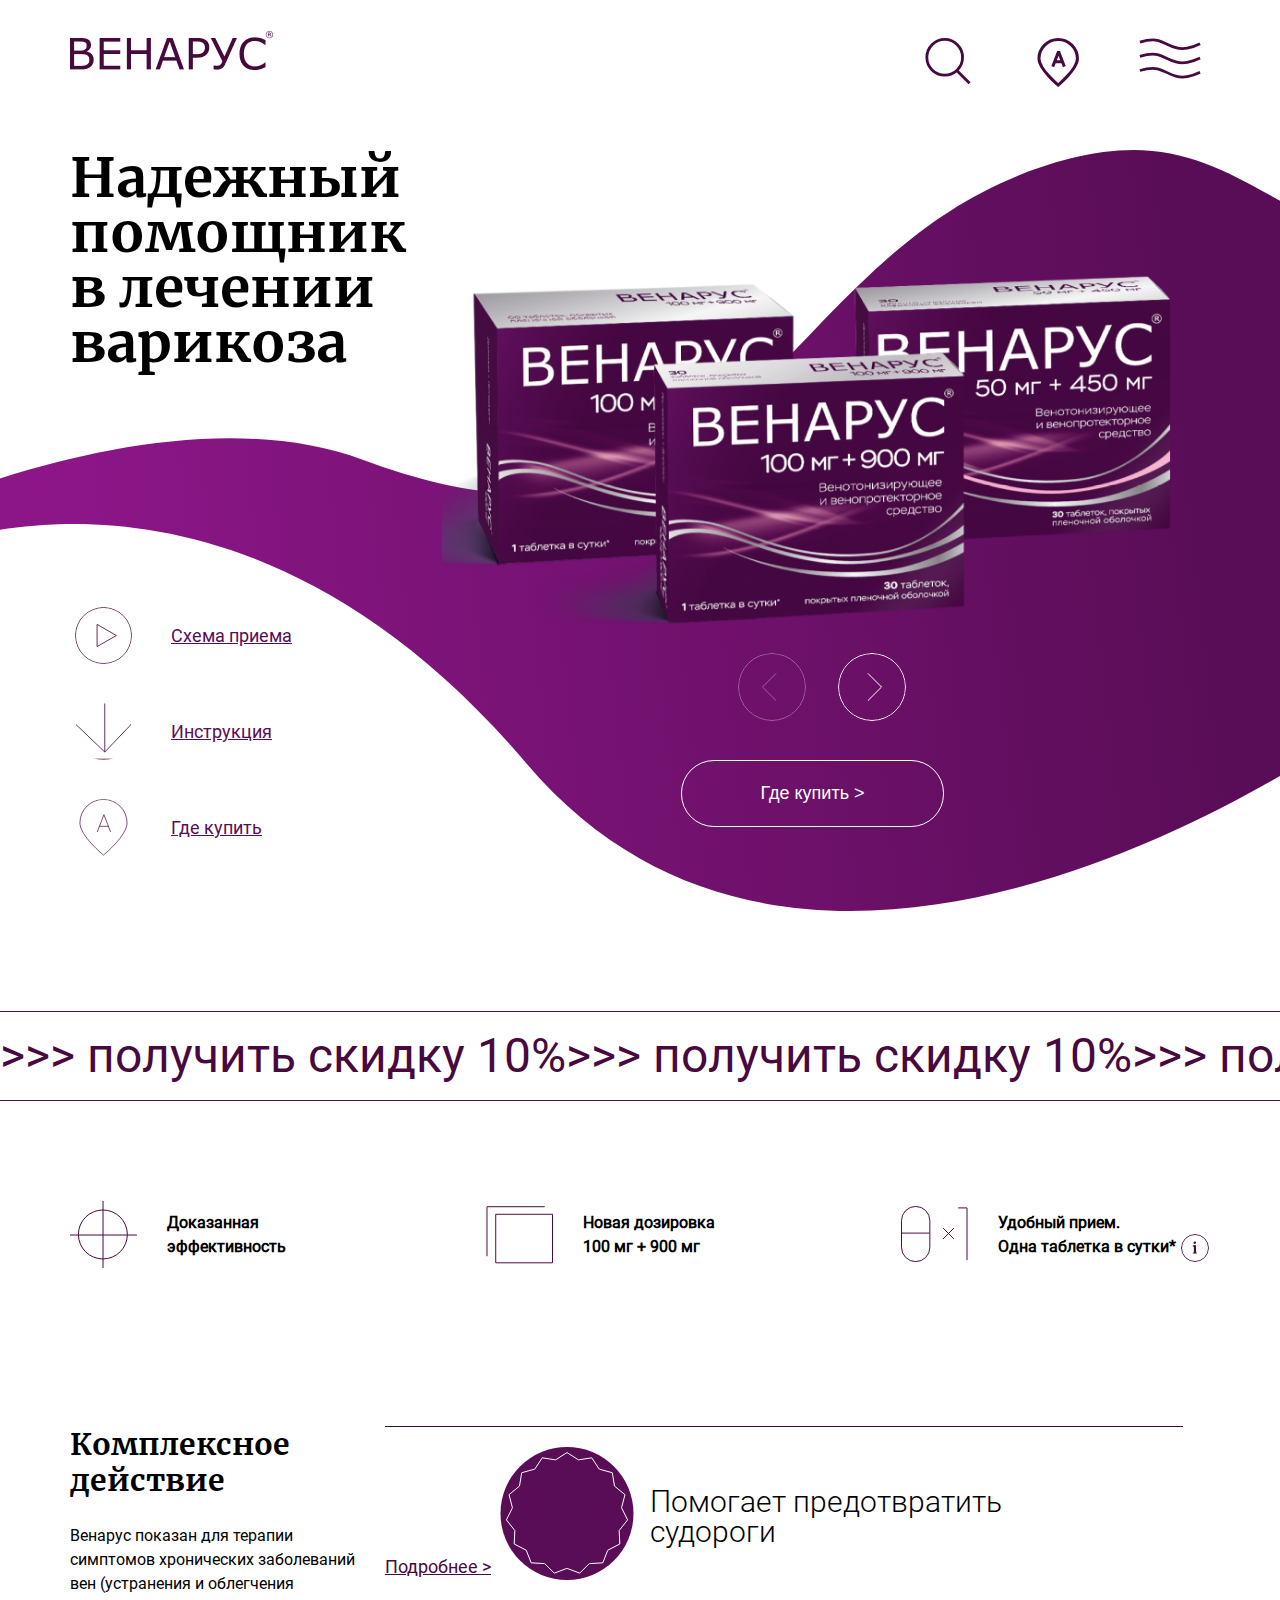
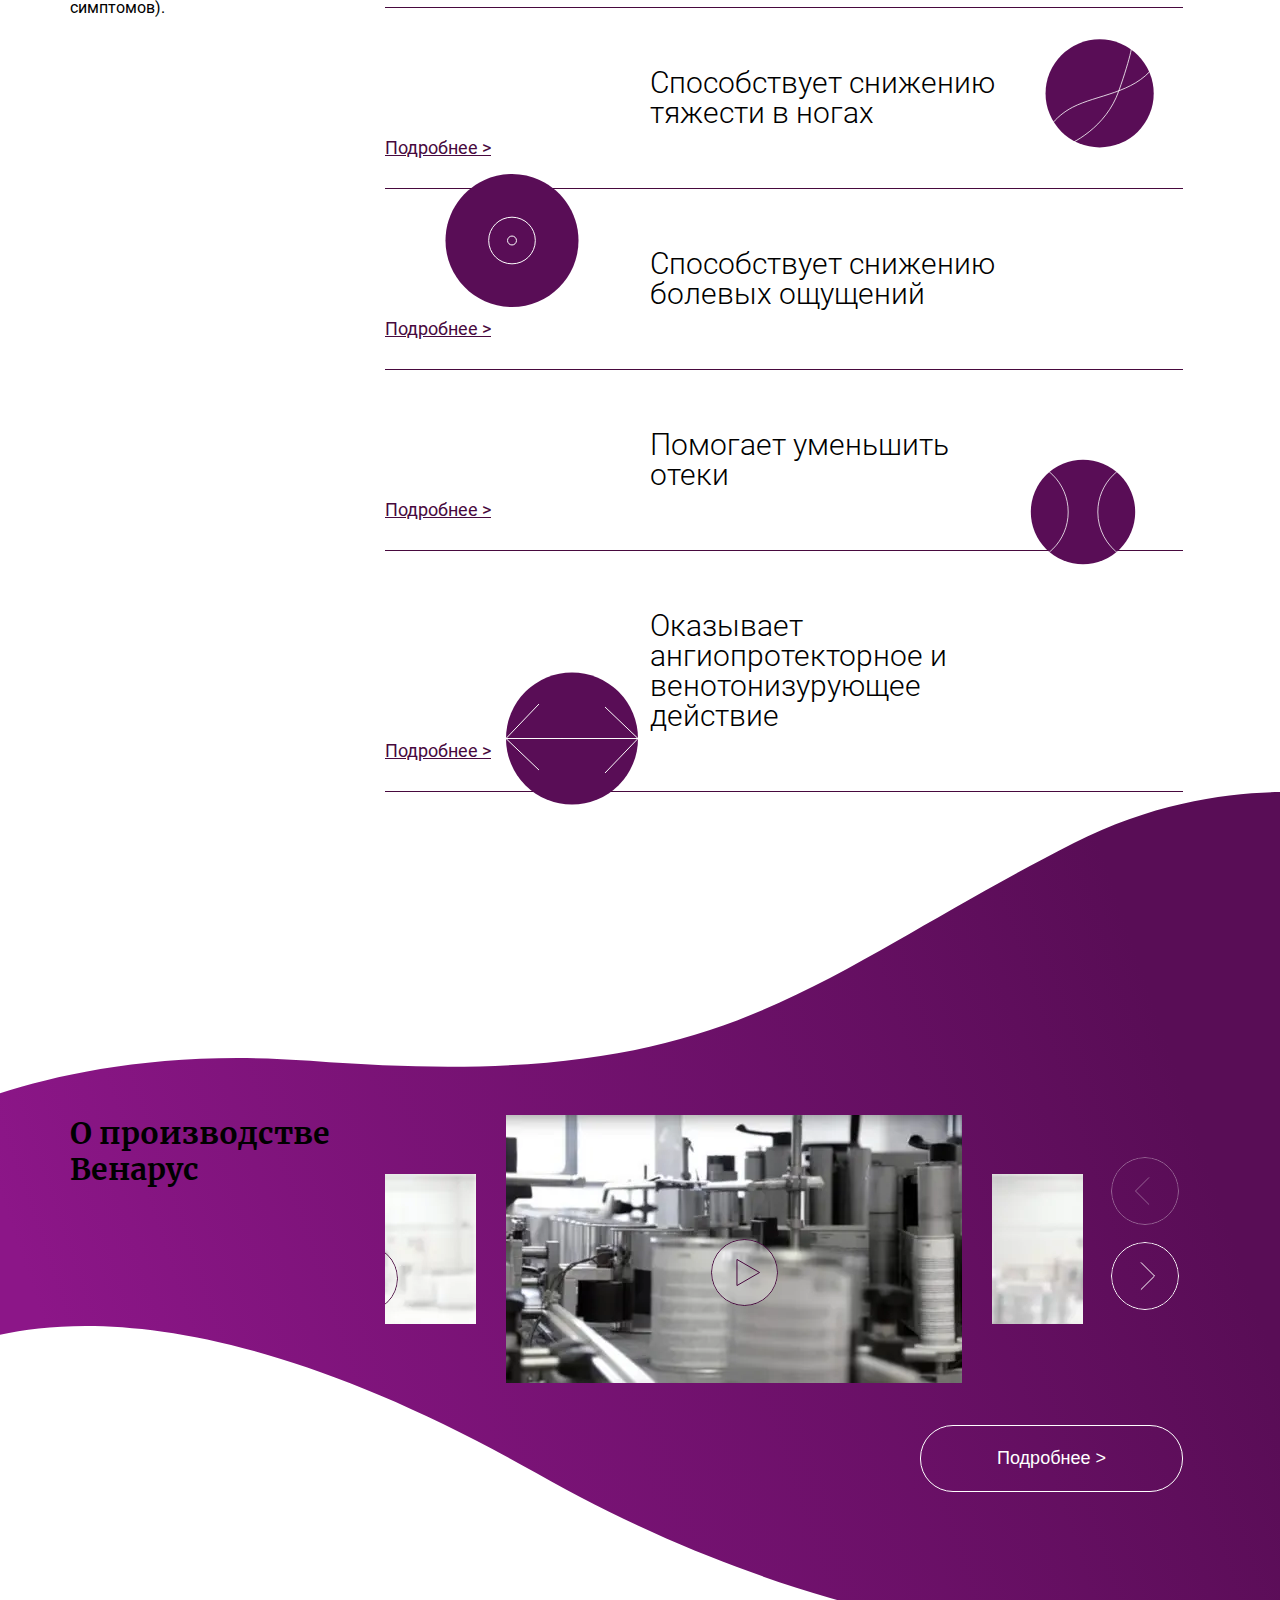
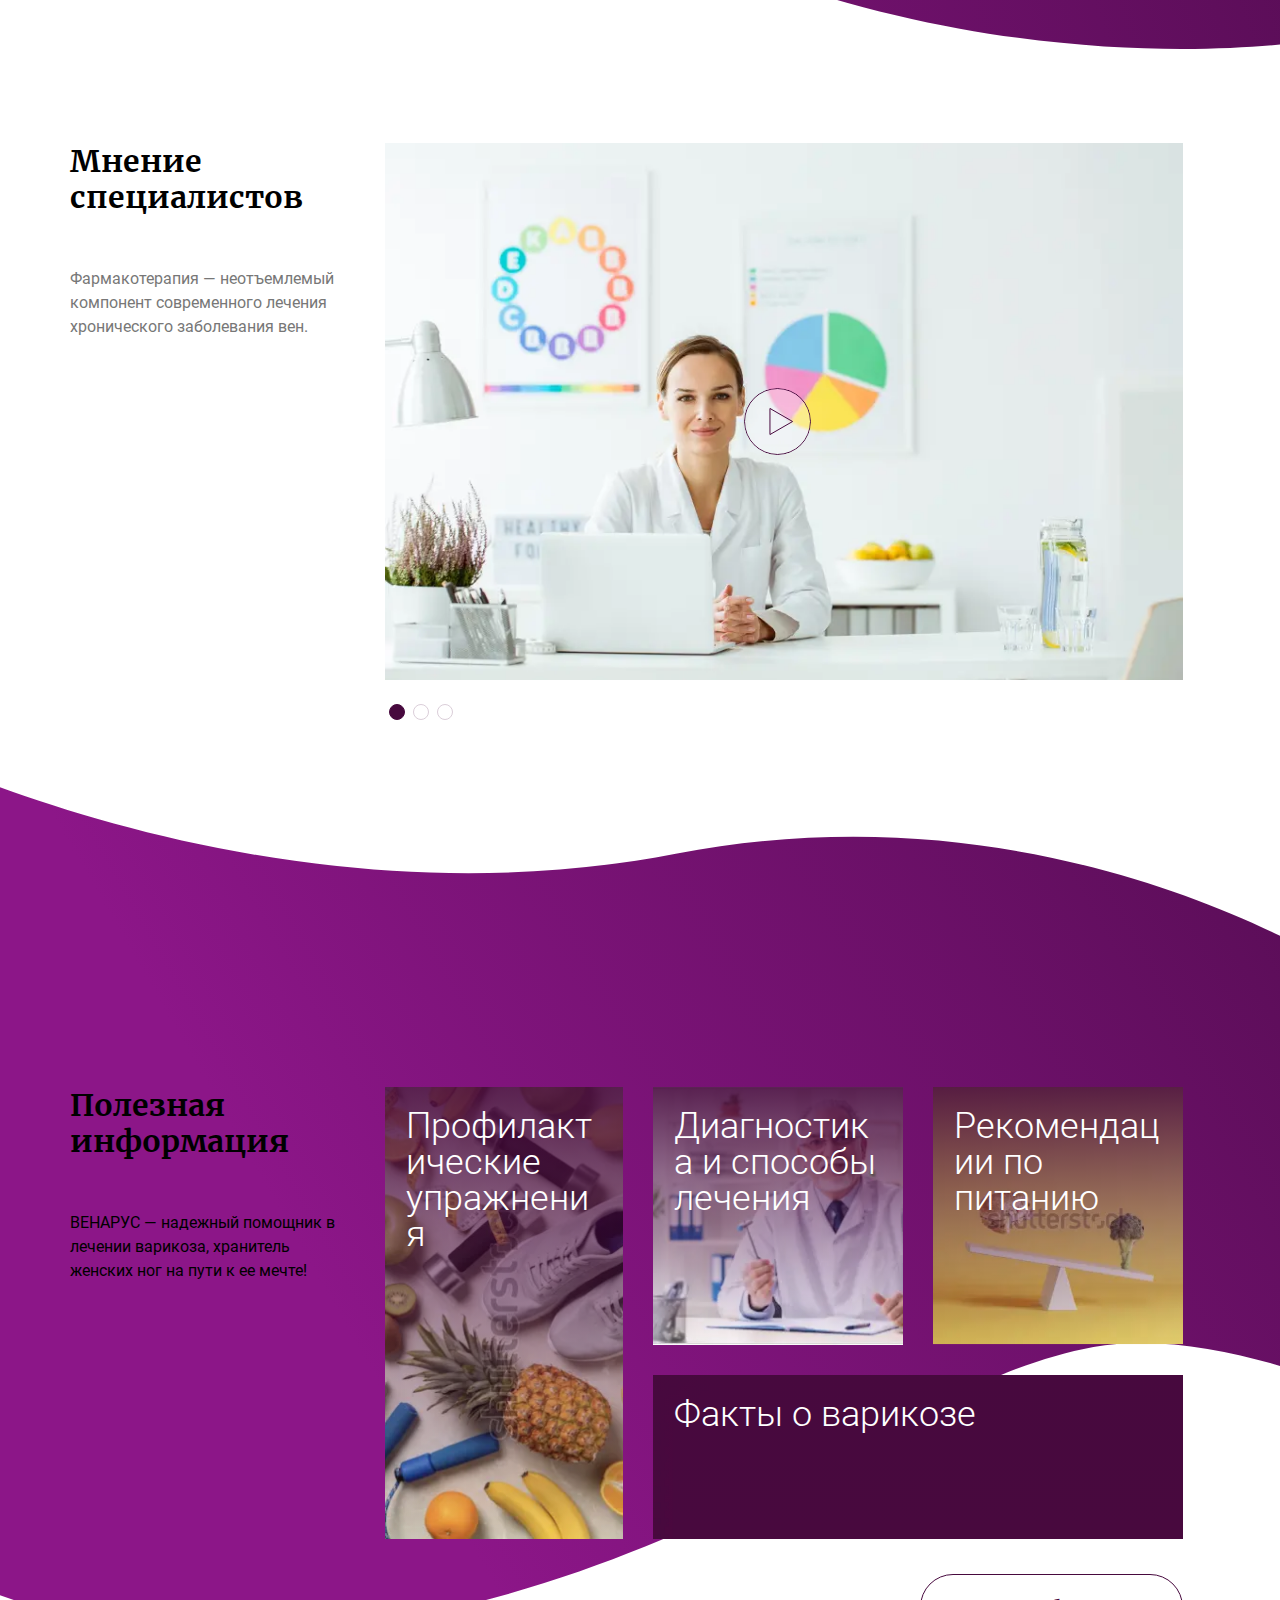
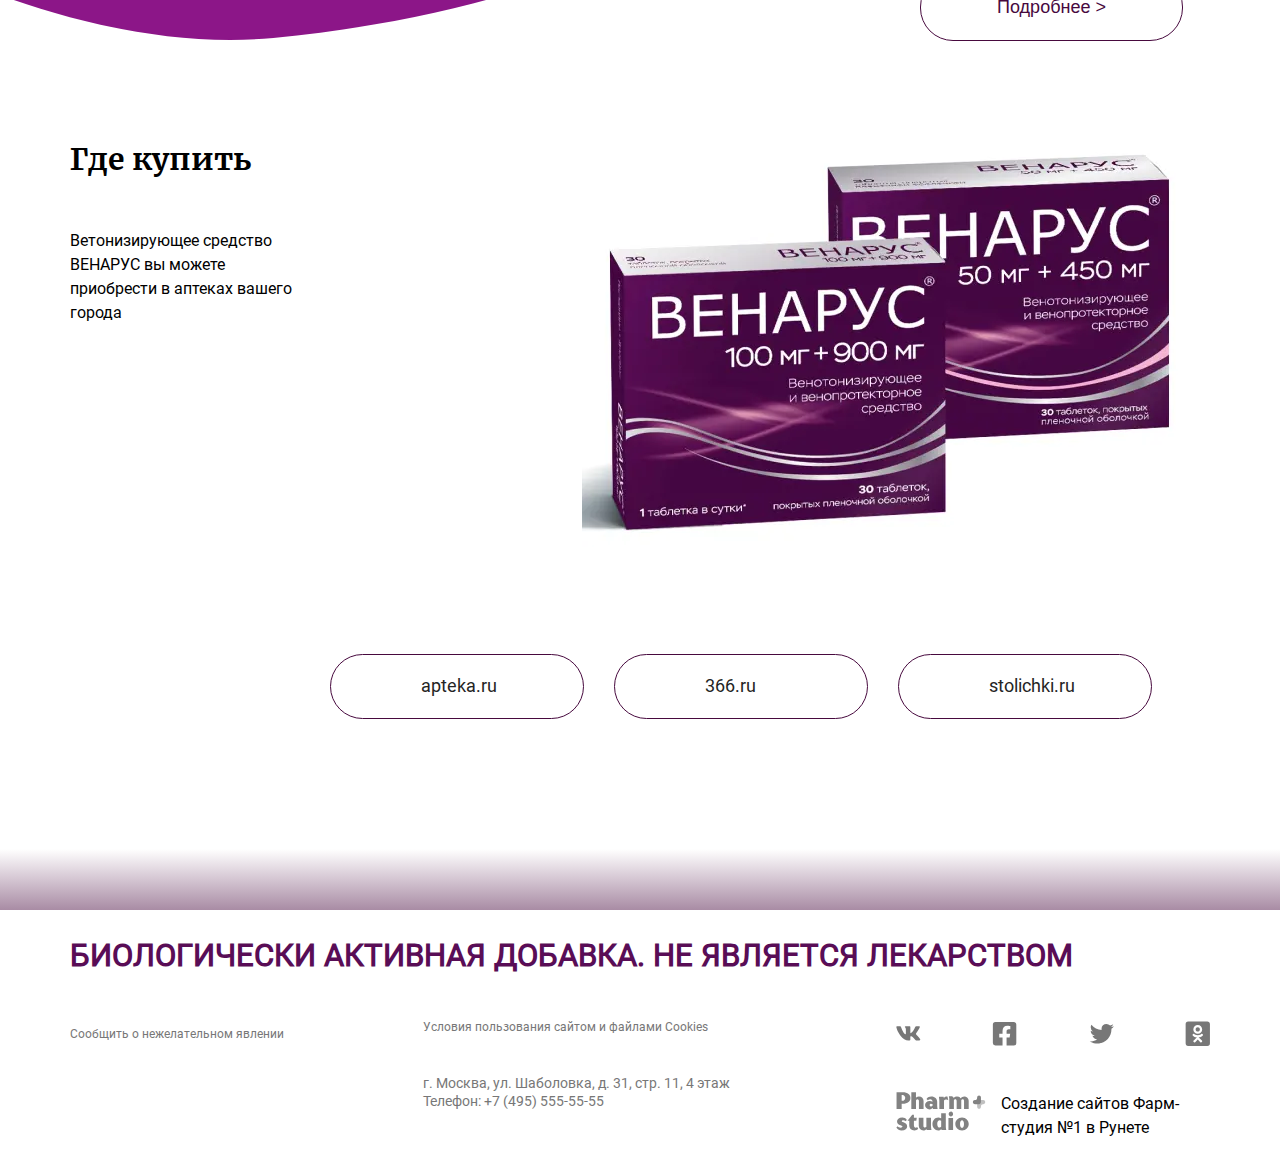
<file: index.html>
<!DOCTYPE html><html lang="en"><head><meta charset="UTF-8"><meta http-equiv="X-UA-Compatible" content="IE=edge"><meta name="viewport" content="width=device-width,initial-scale=1"><link rel="stylesheet" href="css/style.min.css?_v=20221002195430"><title>Главная</title></head><body><header class="header"><div class="container header__container"><div class="logo"><picture><source srcset="img/logo.webp" type="image/webp"><img src="img/logo.png" alt="logo" class="logo__img"></picture></div><div class="header__content"><div class="search"><button class="search__btn btn-reset"><svg class="search__svg"><use xlink:href="img/icons/icons.svg#search"></use></svg></button></div><div class="geo"><button class="geo__btn btn-reset"><svg class="geo__svg"><use xlink:href="img/icons/icons.svg#geo"></use></svg></button></div><div class="burger gamburger__open-js"><button class="burger__btn btn-reset"><svg class="burger__svg"><use xlink:href="img/icons/icons.svg#burger-open"></use></svg></button></div></div></div><div class="header__menu header__list-js"><div class="header__menu-content"><div class="logo"><picture><source srcset="img/logo.webp" type="image/webp"><img src="img/logo.png" alt="logo" class="logo__img"></picture></div><nav class="header__nav"><ul class="header__nav-list"><li class="header__nav-item"><a href="#" class="header__nav-link">Где купить</a></li><li class="header__nav-item"><a href="#" class="header__nav-link">О препарате</a></li><li class="header__nav-item"><a href="#" class="header__nav-link">О варикозе</a></li><li class="header__nav-item"><a href="#" class="header__nav-link">Решение</a></li><li class="header__nav-item"><a href="#" class="header__nav-link">Специалистам</a></li><li class="header__nav-item"><a href="#" class="header__nav-link">Геморрой</a></li></ul></nav><div class="burger gamburger__close-js"><button class="burger__btn btn-reset"><svg class="burger__svg"><use xlink:href="img/icons/icons.svg#burger-close"></use></svg></button></div></div></div></header><main><!-- intro --><section class="intro"><div class="intro__top"><div class="container intro__top-container"><div class="intro__left"><h1 class="intro__left-header title-reset">Надежный помощник в лечении варикоза</h1><div class="intro__content"><a href="#" class="intro__content-link"><svg class="intro__link-svg"><use xlink:href="img/icons/icons.svg#intro-link-1"></use></svg> <span class="intro__link-span">Схема приема</span> </a><a href="#" class="intro__content-link"><svg class="intro__link-svg"><use xlink:href="img/icons/icons.svg#intro-link-2"></use></svg> <span class="intro__link-span">Инструкция</span> </a><a href="#" class="intro__content-link"><svg class="intro__link-svg"><use xlink:href="img/icons/icons.svg#intro-link-3"></use></svg> <span class="intro__link-span">Где купить</span></a></div></div><div class="intro__right"><div class="swiper intro__swiper intro-swiper-js"><div class="swiper-wrapper"><div class="swiper-slide intro__swiper-slide"><picture class="intro__slide-img"><source media="(min-width: 501px)" srcset="img/intro-slide-1.png"><source media="(max-width: 500px)" srcset="img/intro-slide-1-500.png"><img src="img/intro-slide-1.png" alt="intro-slide"></picture></div><div class="swiper-slide intro__swiper-slide"><picture class="intro__slide-img"><source media="(min-width: 501px)" srcset="img/intro-slide-1.png"><source media="(max-width: 500px)" srcset="img/intro-slide-1-500.png"><img src="img/intro-slide-1.png" alt="intro-slide"></picture></div><div class="swiper-slide intro__swiper-slide"><picture class="intro__slide-img"><source media="(min-width: 501px)" srcset="img/intro-slide-1.png"><source media="(max-width: 500px)" srcset="img/intro-slide-1-500.png"><img src="img/intro-slide-1.png" alt="intro-slide"></picture></div></div></div><div class="slider__nav-btn"><button class="swiper-button-next slider__btn-next btn-reset"><svg class="slider__btn-svg"><use xlink:href="img/icons/icons.svg#intro-btn-next"></use></svg></button> <button class="swiper-button-prev slider__btn-prev btn-reset"><svg class="slider__btn-svg"><use xlink:href="img/icons/icons.svg#intro-btn-prev"></use></svg></button></div><button class="intro__right-btn content-btn-1 btn-reset">Где купить ></button></div></div></div><div class="ticker"><div class="ticker__content"><ul class="ticker__list"><li class="ticker__item"><a href="#" class="ticker__link">>>> получить скидку 10%</a></li><li class="ticker__item"><a href="#" class="ticker__link">>>> получить скидку 10%</a></li><li class="ticker__item"><a href="#" class="ticker__link">>>> получить скидку 10%</a></li><li class="ticker__item"><a href="#" class="ticker__link">>>> получить скидку 10%</a></li><li class="ticker__item"><a href="#" class="ticker__link">>>> получить скидку 10%</a></li></ul></div></div><div class="intro__bottom"><div class="container intro__bottom-container"><div class="intro__bootom-item"><svg class="intro__bootom-svg"><use xlink:href="img/icons/icons.svg#intro-bootom-svg-1"></use></svg> <span class="intro__bottom-span">Доказанная эффективность</span></div><div class="intro__bootom-item"><svg class="intro__bootom-svg"><use xlink:href="img/icons/icons.svg#intro-bootom-svg-2"></use></svg> <span class="intro__bottom-span">Новая дозировка 100 мг + 900 мг</span></div><div class="intro__bootom-item intro__bootom-item-last"><svg class="intro__bootom-svg"><use xlink:href="img/icons/icons.svg#intro-bootom-svg-3"></use></svg> <span class="intro__bottom-span intro__bottom-span-last">Удобный прием.<br>Одна таблетка в сутки*</span> <button class="intro__bottom-btn btn-reset"><svg class="intro__bottom-svg-info"><use xlink:href="img/icons/icons.svg#intro-bootom-svg-4"></use></svg></button></div></div></div></section><!-- complex-action --><section class="complex-action"><div class="container complex-action__container"><div class="complex-action__left"><h2 class="complex-action__header title-reset">Комплексное действие</h2><p class="complex-action__descr descr-reset">Венарус показан для терапии симптомов хронических заболеваний вен (устранения и облегчения симптомов).</p></div><div class="complex-action__right"><ul class="complex-action__right-list"><li class="complex-action__right-item"><div class="complex-action__right-link-content"><a href="#" class="complex-action__right-link">Подробнее ></a></div><p class="complex-action__right-descr">Помогает предотвратить судороги</p><svg class="complex-action__right-svg complex-action__right-svg-1"><use xlink:href="img/icons/icons.svg#complex-action-svg-1"></use></svg></li><li class="complex-action__right-item"><div class="complex-action__right-link-content"><a href="#" class="complex-action__right-link">Подробнее ></a></div><p class="complex-action__right-descr">Способствует снижению тяжести в ногах</p><svg class="complex-action__right-svg complex-action__right-svg-2"><use xlink:href="img/icons/icons.svg#complex-action-svg-2"></use></svg></li><li class="complex-action__right-item"><div class="complex-action__right-link-content"><a href="#" class="complex-action__right-link">Подробнее ></a></div><p class="complex-action__right-descr">Способствует снижению болевых ощущений</p><svg class="complex-action__right-svg complex-action__right-svg-3"><use xlink:href="img/icons/icons.svg#complex-action-svg-3"></use></svg></li><li class="complex-action__right-item"><div class="complex-action__right-link-content"><a href="#" class="complex-action__right-link">Подробнее ></a></div><p class="complex-action__right-descr">Помогает уменьшить отеки</p><svg class="complex-action__right-svg complex-action__right-svg-4"><use xlink:href="img/icons/icons.svg#complex-action-svg-4"></use></svg></li><li class="complex-action__right-item"><div class="complex-action__right-link-content"><a href="#" class="complex-action__right-link">Подробнее ></a></div><p class="complex-action__right-descr">Оказывает ангиопротекторное и венотонизурующее действие</p><svg class="complex-action__right-svg complex-action__right-svg-5"><use xlink:href="img/icons/icons.svg#complex-action-svg-5"></use></svg></li></ul></div></div></section><!-- about --><section class="about"><div class="container about__container"><div class="about__left"><h2 class="about__header title-reset">О производстве Венарус</h2></div><div class="about__right"><div class="about__right-container"><div class="swiper about__swiper about-swiper-js"><div class="swiper-wrapper about__swiper-wrapper"><div class="swiper-slide about__swiper-slide"><picture><source srcset="img/about-slide-1.webp" type="image/webp"><img src="img/about-slide-1.png" alt="about-img" class="about__swiper-img"></picture><button class="about__slide-play btn-reset" data-modal="#slide-1"><svg class="about__play-svg"><use xlink:href="img/icons/icons.svg#play"></use></svg></button></div><div class="swiper-slide about__swiper-slide"><picture><source srcset="img/about-slide-2.webp" type="image/webp"><img src="img/about-slide-2.png" alt="about-img" class="about__swiper-img"></picture><button class="about__slide-play btn-reset" data-modal="#slide-2"><svg class="about__play-svg"><use xlink:href="img/icons/icons.svg#play"></use></svg></button></div></div></div><div class="about__nav-btn"><button class="swiper-button-next slider__btn-next about__btn-next btn-reset"><svg class="slider__btn-svg about__btn-svg"><use xlink:href="img/icons/icons.svg#intro-btn-next"></use></svg></button> <button class="swiper-button-prev slider__btn-prev about__btn-prev btn-reset"><svg class="slider__btn-svg about__btn-svg"><use xlink:href="img/icons/icons.svg#intro-btn-prev"></use></svg></button></div></div><div><button class="about__right-btn content-btn-1 btn-reset">Подробнее ></button></div></div></div><div class="popup" id="slide-1"><div class="popup__body"><div class="popup__content"><button class="popup__close btn-reset">Закрыть</button><h2 class="popup__header">modal-window-1</h2></div></div></div><div class="popup" id="slide-2"><div class="popup__body"><div class="popup__content"><button class="popup__close btn-reset">Закрыть</button><h2 class="popup__header">modal-window-2</h2></div></div></div></section><!-- expert-opinion --><section class="expert-opinion"><div class="container expert-opinion__container"><div class="expert-opinion__left"><h2 class="expert-opinion__header title-reset">Мнение специалистов</h2><p class="expert-opinion__descr descr-reset">Фармакотерапия — неотъемлемый компонент современного лечения хронического заболевания вен.</p></div><div class="expert-opinion__right"><div class="swiper expert-opinion__swiper"><div class="swiper-wrapper expert-opinion__swiper-wrapper"><div class="swiper-slide expert-opinion__slide"><div class="expert-opinion__slide-content"><picture><source srcset="img/expert-opinion-slide-1.webp" type="image/webp"><img src="img/expert-opinion-slide-1.png" alt="expert-opinion-img" class="expert-opinion__slide-img"></picture><button class="about__slide-play btn-reset" data-modal="#slide-3"><svg class="about__play-svg"><use xlink:href="img/icons/icons.svg#play"></use></svg></button></div></div><div class="swiper-slide expert-opinion__slide"><div class="expert-opinion__slide-content"><picture><source srcset="img/expert-opinion-slide-1.webp" type="image/webp"><img src="img/expert-opinion-slide-1.png" alt="expert-opinion-img" class="expert-opinion__slide-img"></picture><button class="about__slide-play btn-reset" data-modal="#slide-4"><svg class="about__play-svg"><use xlink:href="img/icons/icons.svg#play"></use></svg></button></div></div><div class="swiper-slide expert-opinion__slide"><div class="expert-opinion__slide-content"><picture><source srcset="img/expert-opinion-slide-1.webp" type="image/webp"><img src="img/expert-opinion-slide-1.png" alt="expert-opinion-img" class="expert-opinion__slide-img"></picture><button class="about__slide-play btn-reset" data-modal="#slide-5"><svg class="about__play-svg"><use xlink:href="img/icons/icons.svg#play"></use></svg></button></div></div></div><div class="swiper-pagination expert-opinion__pagination"></div></div><div class="popup" id="slide-3"><div class="popup__body"><div class="popup__content"><button class="popup__close btn-reset">Закрыть</button><h2 class="popup__header">modal-window-3</h2></div></div></div><div class="popup" id="slide-4"><div class="popup__body"><div class="popup__content"><button class="popup__close btn-reset">Закрыть</button><h2 class="popup__header">modal-window-4</h2></div></div></div><div class="popup" id="slide-5"><div class="popup__body"><div class="popup__content"><button class="popup__close btn-reset">Закрыть</button><h2 class="popup__header">modal-window-5</h2></div></div></div></div></div></section><!-- useful-information --><section class="useful-information"><div class="container useful-information__container"><div class="useful-information__left"><h2 class="useful-information__header title-reset">Полезная информация</h2><p class="useful-information__descr descr-reset">ВЕНАРУС — надежный помощник в лечении варикоза, хранитель женских ног на пути к ее мечте!</p></div><div class="useful-information__right"><div class="useful-information__right-galery"><div class="useful-information__first-container"><div class="useful-information__first-item"><picture><source srcset="img/useful-information-img-1.webp" type="image/webp"><img src="img/useful-information-img-1.jpg" alt="first-img" class="useful-information__first-img"></picture><a href="#" class="useful-information__first-link">Профилактические упражнения</a></div></div><div class="useful-information__second-container"><div class="useful-information__second-item"><picture><source srcset="img/useful-information-img-2.webp" type="image/webp"><img src="img/useful-information-img-2.jpg" alt="first-img" class="useful-information__second-img"></picture><a href="#" class="useful-information__second-link">Диагностика и способы лечения</a></div><div class="useful-information__second-item"><picture><source srcset="img/useful-information-img-3.webp" type="image/webp"><img src="img/useful-information-img-3.jpg" alt="first-img" class="useful-information__second-img"></picture><a href="#" class="useful-information__second-link">Рекомендации по питанию</a></div><div class="useful-information__second-item useful-information__second-item-4"><picture><source srcset="img/useful-information-img-4.webp" type="image/webp"><img src="img/useful-information-img-4.jpg" alt="first-img" class="useful-information__second-img"></picture><a href="#" class="useful-information__second-link">Факты о варикозе</a></div></div></div><div class="useful-information__btn"><button class="useful-information__btn-click content-btn-2 btn-reset">Подробнее ></button></div></div></div></section><!-- buy --><section class="buy"><div class="container buy__container"><div class="buy__left"><h2 class="buy__header title-reset">Где купить</h2><p class="buy__descr descr-reset">Ветонизирующее средство ВЕНАРУС вы можете приобрести в аптеках вашего города</p></div><div class="buy__right"><div class="buy__right-img"><picture><source srcset="img/buy-img-content.webp" type="image/webp"><img src="img/buy-img-content.jpg" alt="buy-img" class="buy__img-content"></picture></div><div class="buy__right-buttons"><div class="buy__buttons-content"><a class="buy__buttons-click" href="#">apteka.ru</a></div><div class="buy__buttons-content"><a class="buy__buttons-click" href="#">366.ru</a></div><div class="buy__buttons-content"><a class="buy__buttons-click" href="#">stolichki.ru</a></div></div></div></div></section></main><footer class="footer"><div class="footer__shadow"></div><div class="container"><h3 class="footer__header title-reset">БИОЛОГИЧЕСКИ АКТИВНАЯ ДОБАВКА. НЕ ЯВЛЯЕТСЯ ЛЕКАРСТВОМ</h3></div><div class="container footer__container"><div class="footer__left"><span class="footer__left-span">Сообщить о нежелательном явлении</span></div><div class="footer__center"><span class="footer__center-span">Условия пользования сайтом и файлами Cookies</span><address class="footer__center-address">г. Москва, ул. Шаболовка, д. 31, стр. 11, 4 этаж Телефон: +7 (495) 555-55-55</address></div><div class="footer__right"><div class="footer__right-icons"><a href="#" class="footer__icons-link"><svg class="footer__icons-svg"><use xlink:href="img/icons/icons.svg#footer-icon-1"></use></svg> </a><a href="#" class="footer__icons-link"><svg class="footer__icons-svg"><use xlink:href="img/icons/icons.svg#footer-icon-2"></use></svg> </a><a href="#" class="footer__icons-link"><svg class="footer__icons-svg"><use xlink:href="img/icons/icons.svg#footer-icon-3"></use></svg> </a><a href="#" class="footer__icons-link"><svg class="footer__icons-svg"><use xlink:href="img/icons/icons.svg#footer-icon-4"></use></svg></a></div><div class="footer__right-bottom"><div class="footer__bottom-left"><svg class="footer__bottom-svg"><use xlink:href="img/icons/icons.svg#footer-bottom"></use></svg></div><span class="footer__bottom-right">Создание сайтов Фарм-студия №1 в Рунете</span></div></div></div></footer><script src="js/app.min.js?_v=20221002195430"></script></body></html>
</file>
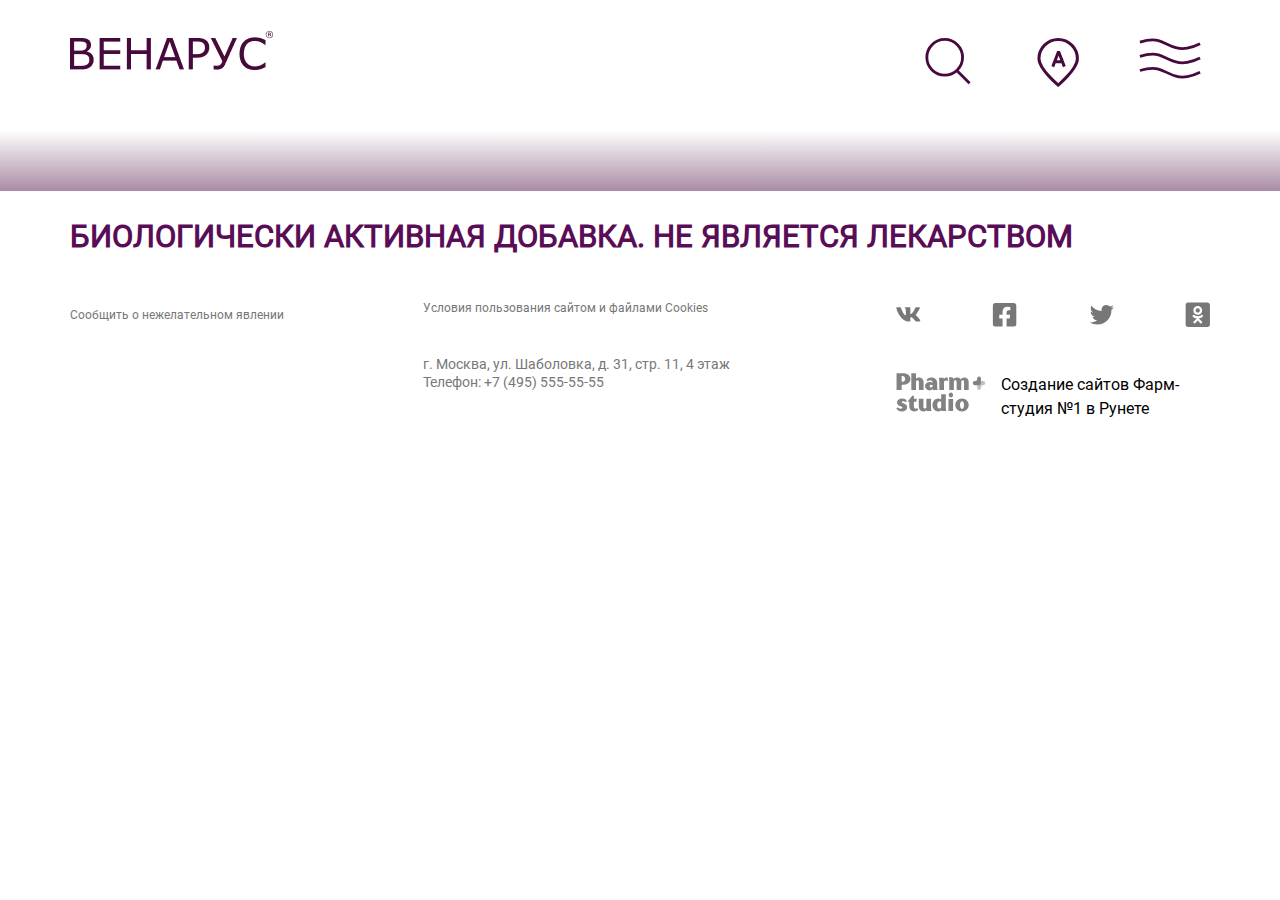
<file: about.html>
<!DOCTYPE html><html lang="en"><head><meta charset="UTF-8"><meta http-equiv="X-UA-Compatible" content="IE=edge"><meta name="viewport" content="width=device-width,initial-scale=1"><link rel="stylesheet" href="css/style.min.css?_v=20221002195430"><title>Про нас</title></head><body><header class="header"><div class="container header__container"><div class="logo"><picture><source srcset="img/logo.webp" type="image/webp"><img src="img/logo.png" alt="logo" class="logo__img"></picture></div><div class="header__content"><div class="search"><button class="search__btn btn-reset"><svg class="search__svg"><use xlink:href="img/icons/icons.svg#search"></use></svg></button></div><div class="geo"><button class="geo__btn btn-reset"><svg class="geo__svg"><use xlink:href="img/icons/icons.svg#geo"></use></svg></button></div><div class="burger gamburger__open-js"><button class="burger__btn btn-reset"><svg class="burger__svg"><use xlink:href="img/icons/icons.svg#burger-open"></use></svg></button></div></div></div><div class="header__menu header__list-js"><div class="header__menu-content"><div class="logo"><picture><source srcset="img/logo.webp" type="image/webp"><img src="img/logo.png" alt="logo" class="logo__img"></picture></div><nav class="header__nav"><ul class="header__nav-list"><li class="header__nav-item"><a href="#" class="header__nav-link">Где купить</a></li><li class="header__nav-item"><a href="#" class="header__nav-link">О препарате</a></li><li class="header__nav-item"><a href="#" class="header__nav-link">О варикозе</a></li><li class="header__nav-item"><a href="#" class="header__nav-link">Решение</a></li><li class="header__nav-item"><a href="#" class="header__nav-link">Специалистам</a></li><li class="header__nav-item"><a href="#" class="header__nav-link">Геморрой</a></li></ul></nav><div class="burger gamburger__close-js"><button class="burger__btn btn-reset"><svg class="burger__svg"><use xlink:href="img/icons/icons.svg#burger-close"></use></svg></button></div></div></div></header><main></main><footer class="footer"><div class="footer__shadow"></div><div class="container"><h3 class="footer__header title-reset">БИОЛОГИЧЕСКИ АКТИВНАЯ ДОБАВКА. НЕ ЯВЛЯЕТСЯ ЛЕКАРСТВОМ</h3></div><div class="container footer__container"><div class="footer__left"><span class="footer__left-span">Сообщить о нежелательном явлении</span></div><div class="footer__center"><span class="footer__center-span">Условия пользования сайтом и файлами Cookies</span><address class="footer__center-address">г. Москва, ул. Шаболовка, д. 31, стр. 11, 4 этаж Телефон: +7 (495) 555-55-55</address></div><div class="footer__right"><div class="footer__right-icons"><a href="#" class="footer__icons-link"><svg class="footer__icons-svg"><use xlink:href="img/icons/icons.svg#footer-icon-1"></use></svg> </a><a href="#" class="footer__icons-link"><svg class="footer__icons-svg"><use xlink:href="img/icons/icons.svg#footer-icon-2"></use></svg> </a><a href="#" class="footer__icons-link"><svg class="footer__icons-svg"><use xlink:href="img/icons/icons.svg#footer-icon-3"></use></svg> </a><a href="#" class="footer__icons-link"><svg class="footer__icons-svg"><use xlink:href="img/icons/icons.svg#footer-icon-4"></use></svg></a></div><div class="footer__right-bottom"><div class="footer__bottom-left"><svg class="footer__bottom-svg"><use xlink:href="img/icons/icons.svg#footer-bottom"></use></svg></div><span class="footer__bottom-right">Создание сайтов Фарм-студия №1 в Рунете</span></div></div></div></footer></body></html>
</file>
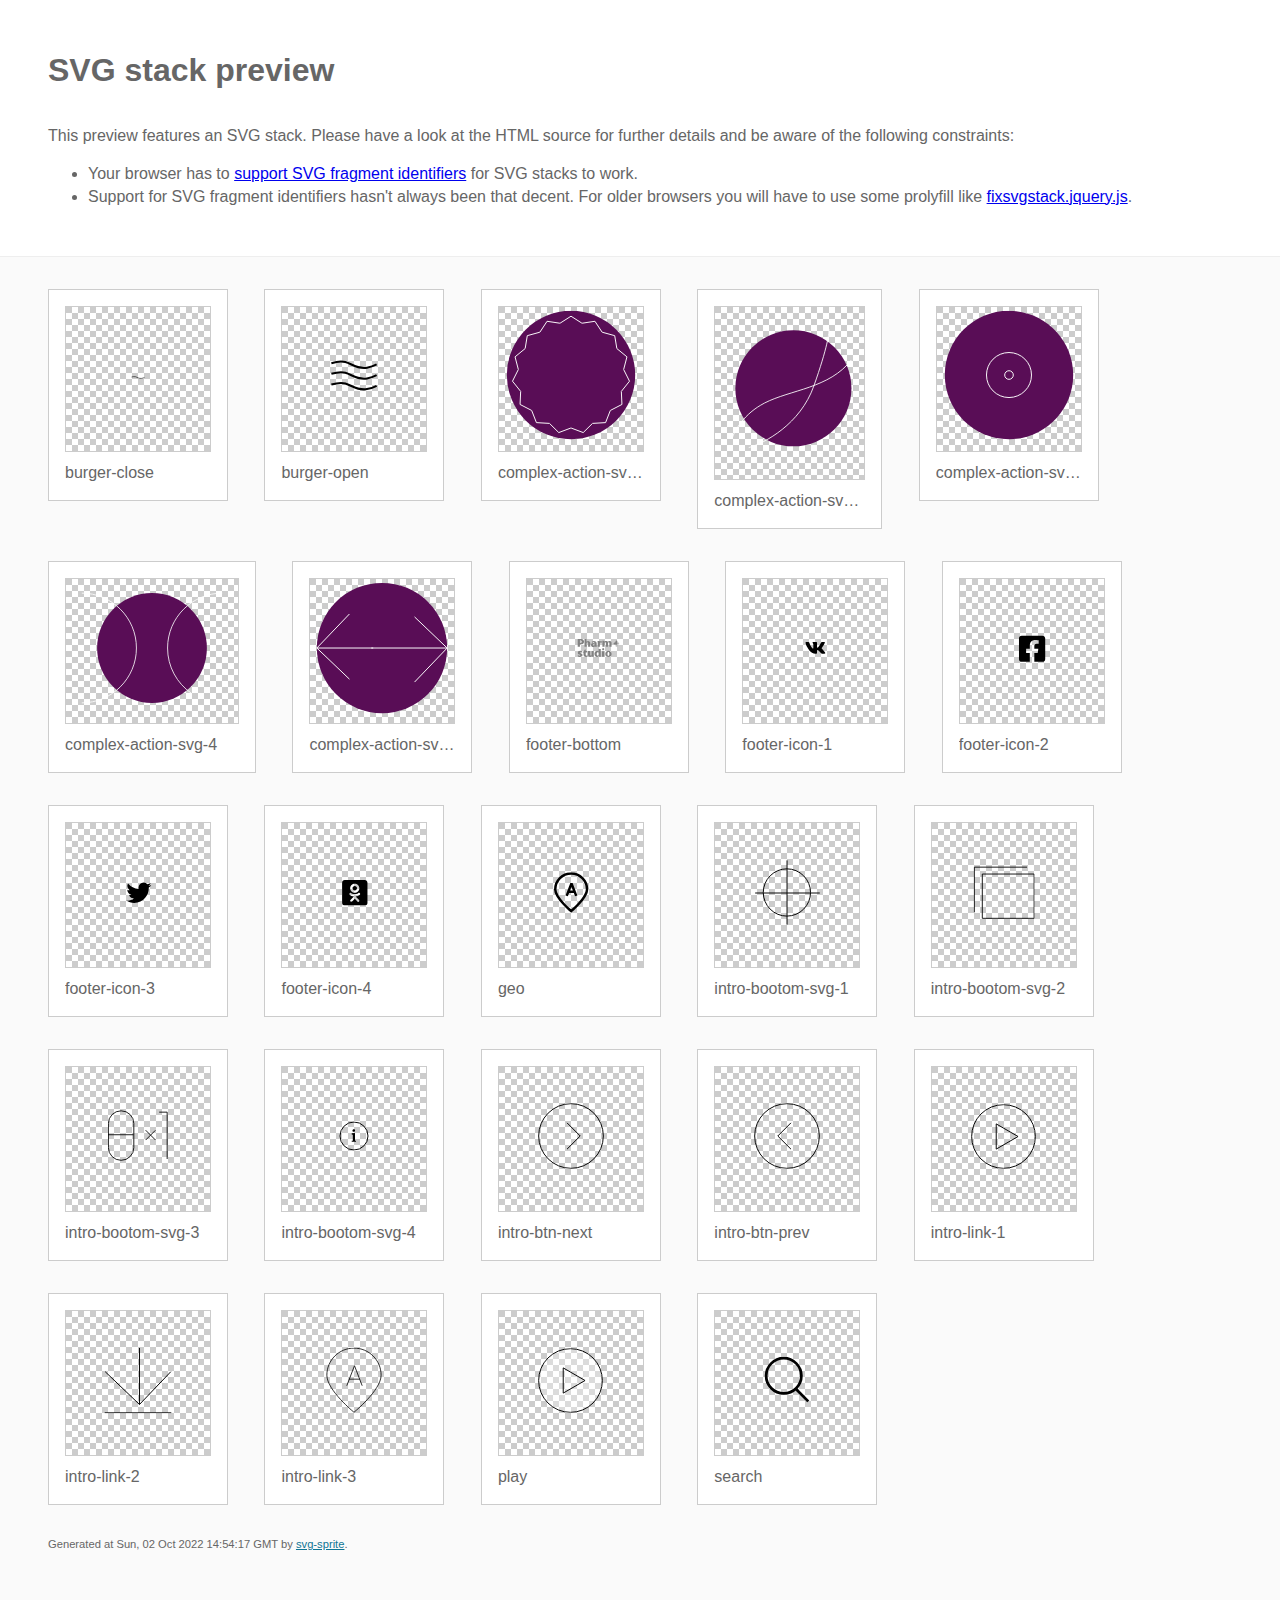
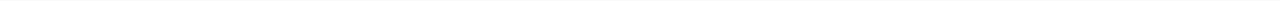
<file: img/stack/sprite.stack.html>
<!DOCTYPE html>
<html lang="en" xmlns="http://www.w3.org/1999/xhtml">
	<head>
		<meta charset="utf-8"/>
		<meta http-equiv="X-UA-Compatible" content="IE=Edge"/>
		<title>SVG stack preview | svg-sprite</title>
		<style>@charset "UTF-8";body{padding:0;margin:0;color:#666;background:#fafafa;font-family:Arial,Helvetica,sans-serif;font-size:1em;line-height:1.4}header{display:block;padding:3em 3em 2em 3em;background-color:#fff}header p{margin:2em 0 0 0}section{border-top:1px solid #eee;padding:2em 3em 0 3em}section ul{margin:0;padding:0}section li{display:inline;display:inline-block;background-color:#fff;position:relative;margin:0 2em 2em 0;vertical-align:top;border:1px solid #ccc;padding:1em 1em 3em 1em;cursor:default}.icon-box{margin:0;width:144px;height:144px;position:relative;background:#ccc url("[data-uri]") top left repeat;border:1px solid #ccc;display:table-cell;vertical-align:middle;text-align:center}.icon{display:inline;display:inline-block}h1{margin-top:0}h2{margin:0;padding:0;font-size:1em;font-weight:normal;white-space:nowrap;overflow:hidden;text-overflow:ellipsis;position:absolute;left:1em;right:1em;bottom:1em}footer{display:block;margin:0;padding:0 3em 3em 3em}footer p{margin:0;font-size:.7em}footer a{color:#0f7595;margin-left:0}</style>

<!--

Sprite shape dimensions
====================================================================================================
You will need to set the sprite shape dimensions via CSS when you use them as stack SVGs, otherwise
they would become a huge 100% in size. You may use the following dimension classes for doing so.
They might well be outsourced to an external stylesheet of course.

-->

<style type="text/css">
	.svg-burger-close-dims { width: 68px; height: 13px; }
	.svg-burger-open-dims { width: 68px; height: 45px; }
	.svg-complex-action-svg-1-dims { width: 134px; height: 135px; }
	.svg-complex-action-svg-2-dims { width: 149px; height: 166px; }
	.svg-complex-action-svg-3-dims { width: 134px; height: 135px; }
	.svg-complex-action-svg-4-dims { width: 172px; height: 136px; }
	.svg-complex-action-svg-5-dims { width: 136px; height: 135px; }
	.svg-footer-bottom-dims { width: 91px; height: 41px; }
	.svg-footer-icon-1-dims { width: 33px; height: 20px; }
	.svg-footer-icon-2-dims { width: 28px; height: 27px; }
	.svg-footer-icon-3-dims { width: 31px; height: 25px; }
	.svg-footer-icon-4-dims { width: 27px; height: 27px; }
	.svg-geo-dims { width: 42px; height: 49px; }
	.svg-intro-bootom-svg-1-dims { width: 67px; height: 67px; }
	.svg-intro-bootom-svg-2-dims { width: 68px; height: 59px; }
	.svg-intro-bootom-svg-3-dims { width: 68px; height: 58px; }
	.svg-intro-bootom-svg-4-dims { width: 30px; height: 30px; }
	.svg-intro-btn-next-dims { width: 68px; height: 68px; }
	.svg-intro-btn-prev-dims { width: 68px; height: 68px; }
	.svg-intro-link-1-dims { width: 67px; height: 67px; }
	.svg-intro-link-2-dims { width: 68px; height: 67px; }
	.svg-intro-link-3-dims { width: 68px; height: 81px; }
	.svg-play-dims { width: 67px; height: 67px; }
	.svg-search-dims { width: 48px; height: 50px; }
</style>

<!--
====================================================================================================
-->

	</head>
	<body>
		<header>
			<h1>SVG stack preview</h1>
			<p>This preview features an SVG stack. Please have a look at the HTML source for further details and be aware of the following constraints:</p>
			<ul>
				<li>Your browser has to <a href="http://caniuse.com/#feat=svg-fragment" target="_blank" rel="noopener noreferrer">support SVG fragment identifiers</a> for SVG stacks to work.</li>
				<li>Support for SVG fragment identifiers hasn't always been that decent. For older browsers you will have to use some prolyfill like <a href="https://github.com/preciousforever/SVG-Stacker/blob/master/fixsvgstack.jquery.js" target="_blank" rel="noopener noreferrer">fixsvgstack.jquery.js</a>.</li>
			</ul>
		</header>
		<section>

<!--

SVG stack
====================================================================================================
These SVG images make use of fragment identifiers (IDs) to reference certain portions of the
external sprite. By default, all shapes inside the sprite are hidden by CSS. The `:target` pseudo
selector is used to show the very shape that is referenced by the fragment identifier.

-->

			<ul>

				<li title="burger-close">
					<div class="icon-box">

						<!-- burger-close -->
						<img src="../icons/icons.svg#burger-close" class="svg-burger-close-dims" alt="burger-close"/>

					</div>
					<h2>burger-close</h2>
				</li>
				<li title="burger-open">
					<div class="icon-box">

						<!-- burger-open -->
						<img src="../icons/icons.svg#burger-open" class="svg-burger-open-dims" alt="burger-open"/>

					</div>
					<h2>burger-open</h2>
				</li>
				<li title="complex-action-svg-1">
					<div class="icon-box">

						<!-- complex-action-svg-1 -->
						<img src="../icons/icons.svg#complex-action-svg-1" class="svg-complex-action-svg-1-dims" alt="complex-action-svg-1"/>

					</div>
					<h2>complex-action-svg-1</h2>
				</li>
				<li title="complex-action-svg-2">
					<div class="icon-box">

						<!-- complex-action-svg-2 -->
						<img src="../icons/icons.svg#complex-action-svg-2" class="svg-complex-action-svg-2-dims" alt="complex-action-svg-2"/>

					</div>
					<h2>complex-action-svg-2</h2>
				</li>
				<li title="complex-action-svg-3">
					<div class="icon-box">

						<!-- complex-action-svg-3 -->
						<img src="../icons/icons.svg#complex-action-svg-3" class="svg-complex-action-svg-3-dims" alt="complex-action-svg-3"/>

					</div>
					<h2>complex-action-svg-3</h2>
				</li>
				<li title="complex-action-svg-4">
					<div class="icon-box">

						<!-- complex-action-svg-4 -->
						<img src="../icons/icons.svg#complex-action-svg-4" class="svg-complex-action-svg-4-dims" alt="complex-action-svg-4"/>

					</div>
					<h2>complex-action-svg-4</h2>
				</li>
				<li title="complex-action-svg-5">
					<div class="icon-box">

						<!-- complex-action-svg-5 -->
						<img src="../icons/icons.svg#complex-action-svg-5" class="svg-complex-action-svg-5-dims" alt="complex-action-svg-5"/>

					</div>
					<h2>complex-action-svg-5</h2>
				</li>
				<li title="footer-bottom">
					<div class="icon-box">

						<!-- footer-bottom -->
						<img src="../icons/icons.svg#footer-bottom" class="svg-footer-bottom-dims" alt="footer-bottom"/>

					</div>
					<h2>footer-bottom</h2>
				</li>
				<li title="footer-icon-1">
					<div class="icon-box">

						<!-- footer-icon-1 -->
						<img src="../icons/icons.svg#footer-icon-1" class="svg-footer-icon-1-dims" alt="footer-icon-1"/>

					</div>
					<h2>footer-icon-1</h2>
				</li>
				<li title="footer-icon-2">
					<div class="icon-box">

						<!-- footer-icon-2 -->
						<img src="../icons/icons.svg#footer-icon-2" class="svg-footer-icon-2-dims" alt="footer-icon-2"/>

					</div>
					<h2>footer-icon-2</h2>
				</li>
				<li title="footer-icon-3">
					<div class="icon-box">

						<!-- footer-icon-3 -->
						<img src="../icons/icons.svg#footer-icon-3" class="svg-footer-icon-3-dims" alt="footer-icon-3"/>

					</div>
					<h2>footer-icon-3</h2>
				</li>
				<li title="footer-icon-4">
					<div class="icon-box">

						<!-- footer-icon-4 -->
						<img src="../icons/icons.svg#footer-icon-4" class="svg-footer-icon-4-dims" alt="footer-icon-4"/>

					</div>
					<h2>footer-icon-4</h2>
				</li>
				<li title="geo">
					<div class="icon-box">

						<!-- geo -->
						<img src="../icons/icons.svg#geo" class="svg-geo-dims" alt="geo"/>

					</div>
					<h2>geo</h2>
				</li>
				<li title="intro-bootom-svg-1">
					<div class="icon-box">

						<!-- intro-bootom-svg-1 -->
						<img src="../icons/icons.svg#intro-bootom-svg-1" class="svg-intro-bootom-svg-1-dims" alt="intro-bootom-svg-1"/>

					</div>
					<h2>intro-bootom-svg-1</h2>
				</li>
				<li title="intro-bootom-svg-2">
					<div class="icon-box">

						<!-- intro-bootom-svg-2 -->
						<img src="../icons/icons.svg#intro-bootom-svg-2" class="svg-intro-bootom-svg-2-dims" alt="intro-bootom-svg-2"/>

					</div>
					<h2>intro-bootom-svg-2</h2>
				</li>
				<li title="intro-bootom-svg-3">
					<div class="icon-box">

						<!-- intro-bootom-svg-3 -->
						<img src="../icons/icons.svg#intro-bootom-svg-3" class="svg-intro-bootom-svg-3-dims" alt="intro-bootom-svg-3"/>

					</div>
					<h2>intro-bootom-svg-3</h2>
				</li>
				<li title="intro-bootom-svg-4">
					<div class="icon-box">

						<!-- intro-bootom-svg-4 -->
						<img src="../icons/icons.svg#intro-bootom-svg-4" class="svg-intro-bootom-svg-4-dims" alt="intro-bootom-svg-4"/>

					</div>
					<h2>intro-bootom-svg-4</h2>
				</li>
				<li title="intro-btn-next">
					<div class="icon-box">

						<!-- intro-btn-next -->
						<img src="../icons/icons.svg#intro-btn-next" class="svg-intro-btn-next-dims" alt="intro-btn-next"/>

					</div>
					<h2>intro-btn-next</h2>
				</li>
				<li title="intro-btn-prev">
					<div class="icon-box">

						<!-- intro-btn-prev -->
						<img src="../icons/icons.svg#intro-btn-prev" class="svg-intro-btn-prev-dims" alt="intro-btn-prev"/>

					</div>
					<h2>intro-btn-prev</h2>
				</li>
				<li title="intro-link-1">
					<div class="icon-box">

						<!-- intro-link-1 -->
						<img src="../icons/icons.svg#intro-link-1" class="svg-intro-link-1-dims" alt="intro-link-1"/>

					</div>
					<h2>intro-link-1</h2>
				</li>
				<li title="intro-link-2">
					<div class="icon-box">

						<!-- intro-link-2 -->
						<img src="../icons/icons.svg#intro-link-2" class="svg-intro-link-2-dims" alt="intro-link-2"/>

					</div>
					<h2>intro-link-2</h2>
				</li>
				<li title="intro-link-3">
					<div class="icon-box">

						<!-- intro-link-3 -->
						<img src="../icons/icons.svg#intro-link-3" class="svg-intro-link-3-dims" alt="intro-link-3"/>

					</div>
					<h2>intro-link-3</h2>
				</li>
				<li title="play">
					<div class="icon-box">

						<!-- play -->
						<img src="../icons/icons.svg#play" class="svg-play-dims" alt="play"/>

					</div>
					<h2>play</h2>
				</li>
				<li title="search">
					<div class="icon-box">

						<!-- search -->
						<img src="../icons/icons.svg#search" class="svg-search-dims" alt="search"/>

					</div>
					<h2>search</h2>
				</li>
			</ul>

<!--
====================================================================================================
-->

		</section>
		<footer>
			<p>Generated at Sun, 02 Oct 2022 14:54:17 GMT by <a href="https://github.com/svg-sprite/svg-sprite" target="_blank" rel="noopener noreferrer">svg-sprite</a>.</p>
		</footer>
	</body>
</html>
</file>
<file: css/style.min.css>
@font-face{font-family:Merriweather;font-display:swap;src:url(../fonts/Merriweather-Bold.woff2) format("woff2"),url(../fonts/Merriweather-Bold.woff) format("woff");font-weight:700;font-style:normal}@font-face{font-family:Roboto;font-display:swap;src:url(../fonts/Roboto-Light.woff2) format("woff2"),url(../fonts/Roboto-Light.woff) format("woff");font-weight:300;font-style:normal}@font-face{font-family:Roboto;font-display:swap;src:url(../fonts/Roboto-Regular.woff2) format("woff2"),url(../fonts/Roboto-Regular.woff) format("woff");font-weight:400;font-style:normal}*,:after,:before{-webkit-box-sizing:border-box;box-sizing:border-box}html{font-size:16px;line-height:24px;font-weight:400;font-family:Roboto,sans-serif}a{text-decoration:none;color:inherit;list-style-type:none;font-size:18px;line-height:21px}button{padding:0;margin:0;outline:0;-webkit-box-shadow:none;box-shadow:none;font-size:18px;line-height:21px;font-weight:400}ul{margin:0;padding:0;list-style:none}img{max-width:100%}body{min-width:320px;margin:0;padding:0;outline:0}label{display:block;cursor:pointer}h1{font-size:55px;line-height:55px;font-weight:700;color:#000;font-family:Merriweather,sans-serif}h2{padding-bottom:26px;font-size:30px;line-height:36px;font-weight:700;color:#000;font-family:Merriweather,sans-serif}.descr-reset,.title-reset{margin:0}.list-reset{margin:0;padding:0;list-style-type:none}.btn-reset{background-color:transparent;cursor:pointer;padding:0;border-width:initial;border-style:none;border-color:initial;-o-border-image:initial;border-image:initial}.content-btn-1,.content-btn-2{width:263px;height:67px;display:block;font-size:18px;line-height:21px;color:#fff;background-color:transparent;border-radius:33px;border:1px solid #fff;-webkit-transition-property:color,background-color,border;-o-transition-property:color,background-color,border;transition-property:color,background-color,border;-webkit-transition-duration:.3s;-o-transition-duration:.3s;transition-duration:.3s;-webkit-transition-timing-function:ease-in-out;-o-transition-timing-function:ease-in-out;transition-timing-function:ease-in-out}.container{max-width:1170px;padding-left:15px;padding-right:15px;width:100%;margin:0 auto}.search{margin-right:51px}.search__btn{padding:5px;border:2px solid transparent;border-radius:15px;-webkit-transition:.3s ease-in-out;-o-transition:.3s ease-in-out;transition:.3s ease-in-out}.search__btn:hover{border:2px solid #47093e}.search__svg{width:48px;height:47px;color:#47093e}.geo{margin-right:44px}.geo__btn{padding:5px;border:2px solid transparent;border-radius:15px;-webkit-transition:.3s ease-in-out;-o-transition:.3s ease-in-out;transition:.3s ease-in-out}.geo__btn:hover{border:2px solid #47093e}.geo__svg{width:42px;height:49px;color:#47093e}.burger__btn{padding:5px;border:2px solid transparent;border-radius:15px;-webkit-transition:.5s ease-in-out;-o-transition:.5s ease-in-out;transition:.5s ease-in-out}.burger__btn:hover{border:2px solid #47093e}.burger__svg{width:66px;height:41px;color:#47093e}.swiper-button-next::after,.swiper-button-prev::after{display:none}.content-btn-2:active{background-color:#47093e;border:1px solid #47093e;color:#fff}.content-btn-2:focus-visible{background-color:#47093e;border:1px solid #47093e;color:#fff;outline:0}.content-btn-1:active{border:1px solid rgba(255,255,255,.3);background-color:rgba(255,255,255,.3);color:rgba(255,255,255,.3)}.content-btn-1:focus-visible{border:1px solid rgba(255,255,255,.3);background-color:rgba(255,255,255,.3);color:rgba(255,255,255,.3)}.burger__btn:active{border:2px solid #47093e}.burger__btn:focus-visible:not(:active){border:2px solid #590d56;background-color:#590d56;outline:0}.burger__btn:focus-visible:not(:active) .burger__svg{color:#fff}.geo__btn:active{border:2px solid #47093e}.geo__btn:focus-visible:not(:active){border:2px solid #590d56;background-color:#590d56;outline:0}.geo__btn:focus-visible:not(:active) .geo__svg{color:#fff}.search__btn:active{border:2px solid #47093e}.search__btn:focus-visible:not(:active){border:2px solid #590d56;background-color:#590d56;outline:0}.search__btn:focus-visible:not(:active) .search__svg{color:#fff}@font-face{font-family:swiper-icons;src:url("data:application/font-woff;charset=utf-8;base64, [base64]//wADZ2x5ZgAAAywAAADMAAAD2MHtryVoZWFkAAABbAAAADAAAAA2E2+eoWhoZWEAAAGcAAAAHwAAACQC9gDzaG10eAAAAigAAAAZAAAArgJkABFsb2NhAAAC0AAAAFoAAABaFQAUGG1heHAAAAG8AAAAHwAAACAAcABAbmFtZQAAA/gAAAE5AAACXvFdBwlwb3N0AAAFNAAAAGIAAACE5s74hXjaY2BkYGAAYpf5Hu/j+W2+MnAzMYDAzaX6QjD6/4//Bxj5GA8AuRwMYGkAPywL13jaY2BkYGA88P8Agx4j+/8fQDYfA1AEBWgDAIB2BOoAeNpjYGRgYNBh4GdgYgABEMnIABJzYNADCQAACWgAsQB42mNgYfzCOIGBlYGB0YcxjYGBwR1Kf2WQZGhhYGBiYGVmgAFGBiQQkOaawtDAoMBQxXjg/wEGPcYDDA4wNUA2CCgwsAAAO4EL6gAAeNpj2M0gyAACqxgGNWBkZ2D4/wMA+xkDdgAAAHjaY2BgYGaAYBkGRgYQiAHyGMF8FgYHIM3DwMHABGQrMOgyWDLEM1T9/w8UBfEMgLzE////P/5//f/V/xv+r4eaAAeMbAxwIUYmIMHEgKYAYjUcsDAwsLKxc3BycfPw8jEQA/[base64]/uznmfPFBNODM2K7MTQ45YEAZqGP81AmGGcF3iPqOop0r1SPTaTbVkfUe4HXj97wYE+yNwWYxwWu4v1ugWHgo3S1XdZEVqWM7ET0cfnLGxWfkgR42o2PvWrDMBSFj/IHLaF0zKjRgdiVMwScNRAoWUoH78Y2icB/yIY09An6AH2Bdu/UB+yxopYshQiEvnvu0dURgDt8QeC8PDw7Fpji3fEA4z/PEJ6YOB5hKh4dj3EvXhxPqH/SKUY3rJ7srZ4FZnh1PMAtPhwP6fl2PMJMPDgeQ4rY8YT6Gzao0eAEA409DuggmTnFnOcSCiEiLMgxCiTI6Cq5DZUd3Qmp10vO0LaLTd2cjN4fOumlc7lUYbSQcZFkutRG7g6JKZKy0RmdLY680CDnEJ+UMkpFFe1RN7nxdVpXrC4aTtnaurOnYercZg2YVmLN/d/gczfEimrE/fs/bOuq29Zmn8tloORaXgZgGa78yO9/cnXm2BpaGvq25Dv9S4E9+5SIc9PqupJKhYFSSl47+Qcr1mYNAAAAeNptw0cKwkAAAMDZJA8Q7OUJvkLsPfZ6zFVERPy8qHh2YER+3i/BP83vIBLLySsoKimrqKqpa2hp6+jq6RsYGhmbmJqZSy0sraxtbO3sHRydnEMU4uR6yx7JJXveP7WrDycAAAAAAAH//wACeNpjYGRgYOABYhkgZgJCZgZNBkYGLQZtIJsFLMYAAAw3ALgAeNolizEKgDAQBCchRbC2sFER0YD6qVQiBCv/H9ezGI6Z5XBAw8CBK/m5iQQVauVbXLnOrMZv2oLdKFa8Pjuru2hJzGabmOSLzNMzvutpB3N42mNgZGBg4GKQYzBhYMxJLMlj4GBgAYow/P/PAJJhLM6sSoWKfWCAAwDAjgbRAAB42mNgYGBkAIIbCZo5IPrmUn0hGA0AO8EFTQAA") format("woff");font-weight:400;font-style:normal}:root{--swiper-theme-color:#007aff;--swiper-navigation-size:44px}.swiper{margin-left:auto;margin-right:auto;position:relative;overflow:hidden;list-style:none;padding:0;z-index:1}.swiper-vertical>.swiper-wrapper{-webkit-box-orient:vertical;-webkit-box-direction:normal;-ms-flex-direction:column;flex-direction:column}.swiper-wrapper{position:relative;width:100%;height:100%;z-index:1;display:-webkit-box;display:-ms-flexbox;display:flex;-webkit-transition-property:-webkit-transform;-o-transition-property:transform;transition-property:transform,-webkit-transform;-webkit-box-sizing:content-box;box-sizing:content-box}.swiper-android .swiper-slide,.swiper-wrapper{-webkit-transform:translate3d(0,0,0);transform:translate3d(0,0,0)}.swiper-pointer-events{-ms-touch-action:pan-y;touch-action:pan-y}.swiper-pointer-events.swiper-vertical{-ms-touch-action:pan-x;touch-action:pan-x}.swiper-slide{-ms-flex-negative:0;flex-shrink:0;width:100%;height:100%;position:relative;-webkit-transition-property:-webkit-transform;-o-transition-property:transform;transition-property:transform,-webkit-transform}.swiper-slide-invisible-blank{visibility:hidden}.swiper-autoheight,.swiper-autoheight .swiper-slide{height:auto}.swiper-autoheight .swiper-wrapper{-webkit-box-align:start;-ms-flex-align:start;align-items:flex-start;-webkit-transition-property:height,-webkit-transform;-o-transition-property:transform,height;transition-property:transform,height,-webkit-transform}.swiper-backface-hidden .swiper-slide{-webkit-transform:translateZ(0);transform:translateZ(0);-webkit-backface-visibility:hidden;backface-visibility:hidden}.swiper-3d,.swiper-3d.swiper-css-mode .swiper-wrapper{-webkit-perspective:1200px;perspective:1200px}.swiper-3d .swiper-cube-shadow,.swiper-3d .swiper-slide,.swiper-3d .swiper-slide-shadow,.swiper-3d .swiper-slide-shadow-bottom,.swiper-3d .swiper-slide-shadow-left,.swiper-3d .swiper-slide-shadow-right,.swiper-3d .swiper-slide-shadow-top,.swiper-3d .swiper-wrapper{-webkit-transform-style:preserve-3d;transform-style:preserve-3d}.swiper-3d .swiper-slide-shadow,.swiper-3d .swiper-slide-shadow-bottom,.swiper-3d .swiper-slide-shadow-left,.swiper-3d .swiper-slide-shadow-right,.swiper-3d .swiper-slide-shadow-top{position:absolute;left:0;top:0;width:100%;height:100%;pointer-events:none;z-index:10}.swiper-3d .swiper-slide-shadow{background:rgba(0,0,0,.15)}.swiper-3d .swiper-slide-shadow-left{background-image:-webkit-gradient(linear,right top,left top,from(rgba(0,0,0,.5)),to(rgba(0,0,0,0)));background-image:-o-linear-gradient(right,rgba(0,0,0,.5),rgba(0,0,0,0));background-image:linear-gradient(to left,rgba(0,0,0,.5),rgba(0,0,0,0))}.swiper-3d .swiper-slide-shadow-right{background-image:-webkit-gradient(linear,left top,right top,from(rgba(0,0,0,.5)),to(rgba(0,0,0,0)));background-image:-o-linear-gradient(left,rgba(0,0,0,.5),rgba(0,0,0,0));background-image:linear-gradient(to right,rgba(0,0,0,.5),rgba(0,0,0,0))}.swiper-3d .swiper-slide-shadow-top{background-image:-webkit-gradient(linear,left bottom,left top,from(rgba(0,0,0,.5)),to(rgba(0,0,0,0)));background-image:-o-linear-gradient(bottom,rgba(0,0,0,.5),rgba(0,0,0,0));background-image:linear-gradient(to top,rgba(0,0,0,.5),rgba(0,0,0,0))}.swiper-3d .swiper-slide-shadow-bottom{background-image:-webkit-gradient(linear,left top,left bottom,from(rgba(0,0,0,.5)),to(rgba(0,0,0,0)));background-image:-o-linear-gradient(top,rgba(0,0,0,.5),rgba(0,0,0,0));background-image:linear-gradient(to bottom,rgba(0,0,0,.5),rgba(0,0,0,0))}.swiper-css-mode>.swiper-wrapper{overflow:auto;scrollbar-width:none;-ms-overflow-style:none}.swiper-css-mode>.swiper-wrapper::-webkit-scrollbar{display:none}.swiper-css-mode>.swiper-wrapper>.swiper-slide{scroll-snap-align:start start}.swiper-horizontal.swiper-css-mode>.swiper-wrapper{-ms-scroll-snap-type:x mandatory;scroll-snap-type:x mandatory}.swiper-vertical.swiper-css-mode>.swiper-wrapper{-ms-scroll-snap-type:y mandatory;scroll-snap-type:y mandatory}.swiper-centered>.swiper-wrapper::before{content:"";-ms-flex-negative:0;flex-shrink:0;-webkit-box-ordinal-group:10000;-ms-flex-order:9999;order:9999}.swiper-centered.swiper-horizontal>.swiper-wrapper>.swiper-slide:first-child{-webkit-margin-start:var(--swiper-centered-offset-before);margin-inline-start:var(--swiper-centered-offset-before)}.swiper-centered.swiper-horizontal>.swiper-wrapper::before{height:100%;width:var(--swiper-centered-offset-after)}.swiper-centered.swiper-vertical>.swiper-wrapper>.swiper-slide:first-child{-webkit-margin-before:var(--swiper-centered-offset-before);margin-block-start:var(--swiper-centered-offset-before)}.swiper-centered.swiper-vertical>.swiper-wrapper::before{width:100%;height:var(--swiper-centered-offset-after)}.swiper-centered>.swiper-wrapper>.swiper-slide{scroll-snap-align:center center}.swiper-pagination{position:absolute;text-align:center;-webkit-transition:opacity .3s;-o-transition:opacity .3s;transition:opacity .3s;-webkit-transform:translate3d(0,0,0);transform:translate3d(0,0,0);z-index:10}.swiper-pagination.swiper-pagination-hidden{opacity:0}.swiper-pagination-disabled>.swiper-pagination,.swiper-pagination.swiper-pagination-disabled{display:none!important}.swiper-horizontal>.swiper-pagination-bullets,.swiper-pagination-bullets.swiper-pagination-horizontal,.swiper-pagination-custom,.swiper-pagination-fraction{bottom:10px;left:0;width:100%}.swiper-pagination-bullets-dynamic{overflow:hidden;font-size:0}.swiper-pagination-bullets-dynamic .swiper-pagination-bullet{-webkit-transform:scale(.33);-ms-transform:scale(.33);transform:scale(.33);position:relative}.swiper-pagination-bullets-dynamic .swiper-pagination-bullet-active,.swiper-pagination-bullets-dynamic .swiper-pagination-bullet-active-main{-webkit-transform:scale(1);-ms-transform:scale(1);transform:scale(1)}.swiper-pagination-bullets-dynamic .swiper-pagination-bullet-active-prev{-webkit-transform:scale(.66);-ms-transform:scale(.66);transform:scale(.66)}.swiper-pagination-bullets-dynamic .swiper-pagination-bullet-active-prev-prev{-webkit-transform:scale(.33);-ms-transform:scale(.33);transform:scale(.33)}.swiper-pagination-bullets-dynamic .swiper-pagination-bullet-active-next{-webkit-transform:scale(.66);-ms-transform:scale(.66);transform:scale(.66)}.swiper-pagination-bullets-dynamic .swiper-pagination-bullet-active-next-next{-webkit-transform:scale(.33);-ms-transform:scale(.33);transform:scale(.33)}.swiper-pagination-bullet{width:var(--swiper-pagination-bullet-width,var(--swiper-pagination-bullet-size,8px));height:var(--swiper-pagination-bullet-height,var(--swiper-pagination-bullet-size,8px));display:inline-block;border-radius:50%;background:var(--swiper-pagination-bullet-inactive-color,#000);opacity:var(--swiper-pagination-bullet-inactive-opacity,.2)}button.swiper-pagination-bullet{border:none;margin:0;padding:0;-webkit-box-shadow:none;box-shadow:none;-webkit-appearance:none;-moz-appearance:none;appearance:none}.swiper-pagination-clickable .swiper-pagination-bullet{cursor:pointer}.swiper-pagination-bullet:only-child{display:none!important}.swiper-pagination-bullet-active{opacity:var(--swiper-pagination-bullet-opacity,1);background:var(--swiper-pagination-color,var(--swiper-theme-color))}.swiper-pagination-vertical.swiper-pagination-bullets,.swiper-vertical>.swiper-pagination-bullets{right:10px;top:50%;-webkit-transform:translate3d(0,-50%,0);transform:translate3d(0,-50%,0)}.swiper-pagination-vertical.swiper-pagination-bullets .swiper-pagination-bullet,.swiper-vertical>.swiper-pagination-bullets .swiper-pagination-bullet{margin:var(--swiper-pagination-bullet-vertical-gap,6px) 0;display:block}.swiper-pagination-vertical.swiper-pagination-bullets.swiper-pagination-bullets-dynamic,.swiper-vertical>.swiper-pagination-bullets.swiper-pagination-bullets-dynamic{top:50%;-webkit-transform:translateY(-50%);-ms-transform:translateY(-50%);transform:translateY(-50%);width:8px}.swiper-pagination-vertical.swiper-pagination-bullets.swiper-pagination-bullets-dynamic .swiper-pagination-bullet,.swiper-vertical>.swiper-pagination-bullets.swiper-pagination-bullets-dynamic .swiper-pagination-bullet{display:inline-block;-webkit-transition:top .2s,-webkit-transform .2s;transition:transform .2s,top .2s,-webkit-transform .2s;-o-transition:transform .2s,top .2s}.swiper-horizontal>.swiper-pagination-bullets .swiper-pagination-bullet,.swiper-pagination-horizontal.swiper-pagination-bullets .swiper-pagination-bullet{margin:0 var(--swiper-pagination-bullet-horizontal-gap,4px)}.swiper-horizontal>.swiper-pagination-bullets.swiper-pagination-bullets-dynamic,.swiper-pagination-horizontal.swiper-pagination-bullets.swiper-pagination-bullets-dynamic{left:50%;-webkit-transform:translateX(-50%);-ms-transform:translateX(-50%);transform:translateX(-50%);white-space:nowrap}.swiper-horizontal>.swiper-pagination-bullets.swiper-pagination-bullets-dynamic .swiper-pagination-bullet,.swiper-pagination-horizontal.swiper-pagination-bullets.swiper-pagination-bullets-dynamic .swiper-pagination-bullet{-webkit-transition:left .2s,-webkit-transform .2s;transition:transform .2s,left .2s,-webkit-transform .2s;-o-transition:transform .2s,left .2s}.swiper-horizontal.swiper-rtl>.swiper-pagination-bullets-dynamic .swiper-pagination-bullet{-webkit-transition:right .2s,-webkit-transform .2s;transition:transform .2s,right .2s,-webkit-transform .2s;-o-transition:transform .2s,right .2s}.swiper-pagination-progressbar{background:rgba(0,0,0,.25);position:absolute}.swiper-pagination-progressbar .swiper-pagination-progressbar-fill{background:var(--swiper-pagination-color,var(--swiper-theme-color));position:absolute;left:0;top:0;width:100%;height:100%;-webkit-transform:scale(0);-ms-transform:scale(0);transform:scale(0);-webkit-transform-origin:left top;-ms-transform-origin:left top;transform-origin:left top}.swiper-rtl .swiper-pagination-progressbar .swiper-pagination-progressbar-fill{-webkit-transform-origin:right top;-ms-transform-origin:right top;transform-origin:right top}.swiper-horizontal>.swiper-pagination-progressbar,.swiper-pagination-progressbar.swiper-pagination-horizontal,.swiper-pagination-progressbar.swiper-pagination-vertical.swiper-pagination-progressbar-opposite,.swiper-vertical>.swiper-pagination-progressbar.swiper-pagination-progressbar-opposite{width:100%;height:4px;left:0;top:0}.swiper-horizontal>.swiper-pagination-progressbar.swiper-pagination-progressbar-opposite,.swiper-pagination-progressbar.swiper-pagination-horizontal.swiper-pagination-progressbar-opposite,.swiper-pagination-progressbar.swiper-pagination-vertical,.swiper-vertical>.swiper-pagination-progressbar{width:4px;height:100%;left:0;top:0}.swiper-pagination-lock{display:none}.swiper-button-next,.swiper-button-prev{position:absolute;top:50%;width:calc(var(--swiper-navigation-size)/ 44 * 27);height:var(--swiper-navigation-size);margin-top:calc(0px - var(--swiper-navigation-size)/ 2);z-index:10;cursor:pointer;display:-webkit-box;display:-ms-flexbox;display:flex;-webkit-box-align:center;-ms-flex-align:center;align-items:center;-webkit-box-pack:center;-ms-flex-pack:center;justify-content:center;color:var(--swiper-navigation-color,var(--swiper-theme-color))}.swiper-button-next.swiper-button-disabled,.swiper-button-prev.swiper-button-disabled{opacity:.35;cursor:auto;pointer-events:none}.swiper-button-next.swiper-button-hidden,.swiper-button-prev.swiper-button-hidden{opacity:0;cursor:auto;pointer-events:none}.swiper-navigation-disabled .swiper-button-next,.swiper-navigation-disabled .swiper-button-prev{display:none!important}.swiper-button-next:after,.swiper-button-prev:after{font-family:swiper-icons;font-size:var(--swiper-navigation-size);text-transform:none!important;letter-spacing:0;font-variant:initial;line-height:1}.swiper-button-prev,.swiper-rtl .swiper-button-next{left:10px;right:auto}.swiper-button-prev:after,.swiper-rtl .swiper-button-next:after{content:"prev"}.swiper-button-next,.swiper-rtl .swiper-button-prev{right:10px;left:auto}.swiper-button-next:after,.swiper-rtl .swiper-button-prev:after{content:"next"}.swiper-button-lock{display:none}.swiper-grid>.swiper-wrapper{-ms-flex-wrap:wrap;flex-wrap:wrap}.swiper-grid-column>.swiper-wrapper{-ms-flex-wrap:wrap;flex-wrap:wrap;-webkit-box-orient:vertical;-webkit-box-direction:normal;-ms-flex-direction:column;flex-direction:column}.header__container{position:relative;display:-webkit-box;display:-ms-flexbox;display:flex;-webkit-box-pack:justify;-ms-flex-pack:justify;justify-content:space-between;padding-top:31px;padding-bottom:31px}.header__content{display:-webkit-box;display:-ms-flexbox;display:flex}.header__menu{padding-top:31px;padding-bottom:31px;padding-left:calc((100% - 1170px)/ 2);padding-right:calc((100% - 1170px)/ 2);width:100%;height:100vh;position:absolute;top:0;left:0;background-color:#fff;background-image:url(../img/burger-bg.svg);background-position:0 32%;background-repeat:no-repeat;background-size:contain;-webkit-transition:-webkit-transform .5s ease-in-out;transition:transform .5s ease-in-out;-o-transition:transform .5s ease-in-out;transition:transform .5s ease-in-out,-webkit-transform .5s ease-in-out;-webkit-transform:translateY(-100%);-ms-transform:translateY(-100%);transform:translateY(-100%);z-index:11}.header__menu.active{-webkit-transform:translateY(0);-ms-transform:translateY(0);transform:translateY(0)}.header__menu-content{position:relative;display:-webkit-box;display:-ms-flexbox;display:flex;-webkit-box-pack:justify;-ms-flex-pack:justify;justify-content:space-between}.header__nav{position:absolute;top:0;left:0}.header__nav-list{padding-top:154px}.header__nav-item:not(:last-child){margin-bottom:60px}.header__nav-link{padding:5px;font-size:16px;line-height:16px;font-weight:700;-webkit-transition-property:color,background-color;-o-transition-property:color,background-color;transition-property:color,background-color;-webkit-transition-duration:.3s;-o-transition-duration:.3s;transition-duration:.3s;-webkit-transition-timing-function:ease-in-out;-o-transition-timing-function:ease-in-out;transition-timing-function:ease-in-out}.header__nav-link:active{color:#47093e}.header__nav-link:focus-visible:not(:active){color:#fff;background-color:#590d56;outline:0}.intro{padding-top:20px;padding-bottom:128px}.intro__top{background-image:url(../img/intro-bg.svg);background-position:center;background-repeat:no-repeat;background-size:cover}.intro__top-container{display:-webkit-box;display:-ms-flexbox;display:flex}.intro__left{width:30%;margin-right:30px}.intro__content{display:-webkit-box;display:-ms-flexbox;display:flex;-webkit-box-orient:vertical;-webkit-box-direction:normal;-ms-flex-direction:column;flex-direction:column;margin-bottom:50px}.intro__left-header{margin-bottom:232px}.intro__content-link{display:-webkit-box;display:-ms-flexbox;display:flex;-webkit-box-align:center;-ms-flex-align:center;align-items:center}.intro__content-link:not(:last-child){margin-bottom:29px}.intro__link-span{text-decoration:underline;color:#590d56;margin-left:29px;padding:5px;-webkit-transition-property:color,background-color,border;-o-transition-property:color,background-color,border;transition-property:color,background-color,border;-webkit-transition-duration:.3s;-o-transition-duration:.3s;transition-duration:.3s;-webkit-transition-timing-function:ease-in-out;-o-transition-timing-function:ease-in-out;transition-timing-function:ease-in-out}.intro__link-svg{padding:5px;width:67px;height:67px;color:#47093e;border-radius:50%;-webkit-transition-property:color,background-color;-o-transition-property:color,background-color;transition-property:color,background-color;-webkit-transition-duration:.3s;-o-transition-duration:.3s;transition-duration:.3s;-webkit-transition-timing-function:ease-in-out;-o-transition-timing-function:ease-in-out;transition-timing-function:ease-in-out}.intro__right{width:65%;position:relative;display:-webkit-box;display:-ms-flexbox;display:flex;-webkit-box-orient:vertical;-webkit-box-direction:normal;-ms-flex-direction:column;flex-direction:column;-webkit-box-pack:justify;-ms-flex-pack:justify;justify-content:space-between}.intro__right-btn{margin:0 auto 84px}.intro__swiper{width:100%;padding-top:100px}.intro__bottom-container{display:-webkit-box;display:-ms-flexbox;display:flex;-ms-flex-wrap:wrap;flex-wrap:wrap;-webkit-box-pack:justify;-ms-flex-pack:justify;justify-content:space-between}.intro__bootom-item{display:-webkit-box;display:-ms-flexbox;display:flex;-webkit-box-align:center;-ms-flex-align:center;align-items:center;margin-bottom:30px}.intro__bootom-item-last{position:relative;min-width:309px}.intro__bootom-svg{width:67px;height:67px;color:#47093e}.intro__bottom-span{margin-left:30px;max-width:162px;font-size:16px;line-height:24px;font-weight:700}.intro__bottom-span-last{max-width:200px}.intro__bottom-btn{position:absolute;right:0;bottom:0}.intro__bottom-svg-info{width:30px;height:30px;color:#47093e;position:relative;overflow:hidden;padding:1px;border-radius:50%;-webkit-transition-property:color,background-color;-o-transition-property:color,background-color;transition-property:color,background-color;-webkit-transition-duration:.3s;-o-transition-duration:.3s;transition-duration:.3s;-webkit-transition-timing-function:ease-in-out;-o-transition-timing-function:ease-in-out;transition-timing-function:ease-in-out}.intro__bottom-svg-info:hover{opacity:1;-webkit-animation:1s flash;animation:1s flash}@-webkit-keyframes flash{0%{opacity:.3}100%{opacity:1}}@keyframes flash{0%{opacity:.3}100%{opacity:1}}.slider__nav-btn{position:absolute;bottom:31%;right:60%}.slider__btn-next,.slider__btn-prev{width:68px;height:68px}.slider__btn-next{right:0;left:100px}.slider__btn-prev{right:0;left:0}.slider__btn-svg{width:68px;height:68px;color:#fff;border-radius:50%;-webkit-transition-property:color,background-color;-o-transition-property:color,background-color;transition-property:color,background-color;-webkit-transition-duration:.3s;-o-transition-duration:.3s;transition-duration:.3s;-webkit-transition-timing-function:ease-in-out;-o-transition-timing-function:ease-in-out;transition-timing-function:ease-in-out}.ticker{margin:100px auto;width:100%;height:auto;white-space:nowrap;overflow:hidden;position:relative;border-top:1px solid #47093e;border-bottom:1px solid #47093e}.ticker__::after,.ticker__::before{position:absolute;top:0;width:50px;height:30px;content:"";z-index:1}.ticker__::before{left:0;background:-webkit-gradient(linear,left top,right top,color-stop(10%,#ccc),color-stop(80%,transparent));background:-o-linear-gradient(left,#ccc 10%,transparent 80%);background:linear-gradient(to right,#ccc 10%,transparent 80%)}.ticker__::after{right:0;background:-webkit-gradient(linear,right top,left top,color-stop(10%,#ccc),color-stop(80%,transparent));background:-o-linear-gradient(right,#ccc 10%,transparent 80%);background:linear-gradient(to left,#ccc 10%,transparent 80%)}.ticker__content{width:100%;display:-webkit-box;display:-ms-flexbox;display:flex;line-height:30px;-webkit-animation:10s linear infinite forwards marquee;animation:10s linear infinite forwards marquee}.ticker__content:hover{-webkit-animation-play-state:paused;animation-play-state:paused}.ticker__list{width:33.33%;display:-webkit-box;display:-ms-flexbox;display:flex;-ms-flex-pack:distribute;justify-content:space-around}.ticker__item{padding:16px 0}.ticker__link{font-size:48px;line-height:56px;color:#47093e}@-webkit-keyframes marquee{0%{-webkit-transform:translateX(0);transform:translateX(0)}100%{-webkit-transform:translateX(-66.6%);transform:translateX(-66.6%)}}@keyframes marquee{0%{-webkit-transform:translateX(0);transform:translateX(0)}100%{-webkit-transform:translateX(-66.6%);transform:translateX(-66.6%)}}.intro__content-link:active .intro__link-svg{background-color:#47093e;color:#fff}.intro__content-link:focus-visible{outline:0}.intro__content-link:focus-visible .intro__link-svg{background-color:#47093e;color:#fff}.intro__content-link:focus-visible .intro__link-span{background-color:#47093e;color:#fff}.intro__bottom-btn:active .intro__bottom-svg-info{color:#fff;background-color:#47093e}.intro__bottom-btn:focus-visible .intro__bottom-svg-info{color:#fff;background-color:#47093e}.slider__btn-next:active .slider__btn-svg,.slider__btn-next:focus-visible .slider__btn-svg,.slider__btn-prev:active .slider__btn-svg,.slider__btn-prev:focus-visible .slider__btn-svg{background-color:rgba(255,255,255,.3)}.complex-action__container{display:-webkit-box;display:-ms-flexbox;display:flex}.complex-action__left{width:25%;margin-right:30px}.complex-action__right{width:70%}.complex-action__right-item{border-top:1px solid #47093e;padding-top:30px;padding-bottom:30px;display:-webkit-box;display:-ms-flexbox;display:flex;position:relative}.complex-action__right-item:last-child{border-bottom:1px solid #47093e}.complex-action__right-link-content{display:-webkit-box;display:-ms-flexbox;display:flex;-webkit-box-align:end;-ms-flex-align:end;align-items:flex-end;margin-right:159px}.complex-action__right-link{font-weight:400;font-size:18px;line-height:21px;text-decoration-line:underline;color:#47093e;-webkit-transition-property:color,background-color;-o-transition-property:color,background-color;transition-property:color,background-color;-webkit-transition-duration:.3s;-o-transition-duration:.3s;transition-duration:.3s;-webkit-transition-timing-function:ease-in-out;-o-transition-timing-function:ease-in-out;transition-timing-function:ease-in-out}.complex-action__right-descr{max-width:360px;font-weight:300;font-size:30px;line-height:30px}.complex-action__right-svg{position:absolute;width:134px;height:134px;z-index:1}.complex-action__right-svg-1{top:20px;left:115px}.complex-action__right-svg-2{top:20px;right:20px}.complex-action__right-svg-3{top:-15px;left:60px}.complex-action__right-svg-4{bottom:-29px;right:33px}.complex-action__right-svg-5{bottom:-15px;left:120px}.complex-action__right-link:active{color:#fff;background-color:#47093e}.complex-action__right-link:focus-visible{color:#fff;background-color:#47093e;outline:0}.about{padding-top:323px;background-image:url(../img/about-bg.svg);background-position:center;background-size:cover;background-repeat:no-repeat;width:100%;min-height:858px}.about__container{display:-webkit-box;display:-ms-flexbox;display:flex}.about__left{width:25%;margin-right:30px}.about__right{width:70%;position:relative}.about__right-container{padding-right:100px}.about__swiper-wrapper{display:-webkit-box;display:-ms-flexbox;display:flex;-webkit-box-align:center;-ms-flex-align:center;align-items:center}.about__swiper-slide{width:auto;display:-webkit-box;display:-ms-flexbox;display:flex;-webkit-box-pack:center;-ms-flex-pack:center;justify-content:center;-webkit-box-align:center;-ms-flex-align:center;align-items:center;position:relative}.about__swiper-img{width:100%}.about__nav-btn{position:absolute;top:17%;right:9%}.about__btn-next{top:85px;left:0}.about__right-btn{margin-top:35px;margin-left:auto}.about__slide-play{position:absolute;top:45%;left:45%}.about__play-svg{width:67px;height:67px;color:#47093e;border-radius:50%;-webkit-transition-property:color,background-color;-o-transition-property:color,background-color;transition-property:color,background-color;-webkit-transition-duration:.3s;-o-transition-duration:.3s;transition-duration:.3s;-webkit-transition-timing-function:ease-in-out;-o-transition-timing-function:ease-in-out;transition-timing-function:ease-in-out}.popup{opacity:0;visibility:hidden;position:fixed;width:100%;height:100%;background-color:rgba(0,0,0,.8);top:0;left:0;z-index:111;-webkit-transition:opacity .3s ease-in-out;-o-transition:opacity .3s ease-in-out;transition:opacity .3s ease-in-out}.popup__body{min-height:100%;display:-webkit-box;display:-ms-flexbox;display:flex;-webkit-box-align:center;-ms-flex-align:center;align-items:center;-webkit-box-pack:center;-ms-flex-pack:center;justify-content:center;padding:30px 10px}.popup__content{background-color:#fff;max-width:800px;padding:30px;position:relative;-webkit-transition:.3s ease-in-out;-o-transition:.3s ease-in-out;transition:.3s ease-in-out;-webkit-transform:translate(0,-100%);-ms-transform:translate(0,-100%);transform:translate(0,-100%)}.popup__close{position:absolute;top:10px;right:10px}.popup.active{opacity:1;visibility:visible}.popup.active .popup__content{-webkit-transform:translate(0,0);-ms-transform:translate(0,0);transform:translate(0,0)}.about__slide-play:active .about__play-svg{color:#fff;background-color:#47093e}.expert-opinion{padding-top:93px}.expert-opinion__container{display:-webkit-box;display:-ms-flexbox;display:flex}.expert-opinion__left{width:25%;margin-right:30px}.expert-opinion__header{margin-bottom:26px}.expert-opinion__descr{color:#777}.expert-opinion__right{width:70%;position:relative}.expert-opinion__slide-content{position:relative}.expert-opinion__swiper{padding-bottom:50px}.expert-opinion__swiper .swiper-pagination{text-align:left}.expert-opinion__swiper .swiper-pagination-bullet{width:16px;height:16px;border:1px solid #47093e;background-color:#fff}.expert-opinion__swiper .swiper-pagination-bullet-active{background-color:#47093e}.useful-information{padding-top:350px;background-image:url(../img/useful-information-bg.svg);background-repeat:no-repeat;background-position:center;background-size:cover;margin-bottom:100px}.useful-information__container{display:-webkit-box;display:-ms-flexbox;display:flex}.useful-information__left{width:25%;margin-right:30px}.useful-information__header{margin-bottom:26px}.useful-information__decr{color:#fff}.useful-information__right{width:70%}.useful-information__right-galery{display:-webkit-box;display:-ms-flexbox;display:flex;-webkit-box-pack:justify;-ms-flex-pack:justify;justify-content:space-between}.useful-information__first-container{max-width:263px;max-height:457px;margin-right:30px}.useful-information__first-item,.useful-information__second-item{position:relative;width:100%;height:100%}.useful-information__first-link,.useful-information__second-link{padding:21px;position:absolute;font-size:36px;line-height:36px;font-weight:300;overflow-wrap:break-word;top:0;left:0;width:100%;height:100%;color:#fff;background:-o-linear-gradient(270.04deg,rgba(71,9,62,.9) -.95%,rgba(71,9,62,0) 99.97%);background:linear-gradient(179.96deg,rgba(71,9,62,.9) -.95%,rgba(71,9,62,0) 99.97%);-webkit-transition-property:all;-o-transition-property:all;transition-property:all;-webkit-transition-duration:.3s;-o-transition-duration:.3s;transition-duration:.3s;-webkit-transition-timing-function:ease-in-out;-o-transition-timing-function:ease-in-out;transition-timing-function:ease-in-out}.useful-information__second-container{display:-ms-grid;display:grid;grid-template-columns:repeat(auto-fill,minmax(223px,1fr));gap:30px}.useful-information__second-item-4{-ms-grid-column-span:2;grid-column:span 2}.useful-information__first-img,.useful-information__second-img{-o-object-fit:cover;object-fit:cover;height:100%}.useful-information__btn{margin-top:35px}.useful-information__btn-click{margin-left:auto;color:#47093e;border:1px solid #47093e}.useful-information__first-link:active,.useful-information__second-link:active{background:-o-linear-gradient(270.04deg,rgba(39,18,36,.9) -.95%,rgba(43,7,37,0) 99.97%);background:linear-gradient(179.96deg,rgba(39,18,36,.9) -.95%,rgba(43,7,37,0) 99.97%)}.useful-information__first-link:focus-visible,.useful-information__second-link:focus-visible{background:-o-linear-gradient(270.04deg,rgba(39,18,36,.9) -.95%,rgba(43,7,37,0) 99.97%);background:linear-gradient(179.96deg,rgba(39,18,36,.9) -.95%,rgba(43,7,37,0) 99.97%);outline:0}.buy{padding-bottom:100px}.buy__container{display:-webkit-box;display:-ms-flexbox;display:flex}.buy__left{width:20%;margin-right:30px}.buy__header{margin-bottom:26px}.buy__decr{color:#777}.buy__right{width:75%;position:relative}.buy__right-img{text-align:end}.buy__right-buttons{margin-top:100px;display:-webkit-box;display:-ms-flexbox;display:flex;-webkit-box-pack:center;-ms-flex-pack:center;justify-content:center;-ms-flex-wrap:wrap;flex-wrap:wrap}.buy__buttons-content{max-width:263px;margin-right:30px;margin-bottom:30px}.buy__buttons-click{display:block;padding:20px 90px;width:254px;height:65px;font-weight:400;font-size:18px;line-height:21px;color:#242424;border:1px solid #47093e;border-radius:34px;-webkit-transition-property:color,background-color;-o-transition-property:color,background-color;transition-property:color,background-color;-webkit-transition-duration:.3s;-o-transition-duration:.3s;transition-duration:.3s;-webkit-transition-timing-function:ease-in-out;-o-transition-timing-function:ease-in-out;transition-timing-function:ease-in-out}.buy__buttons-click:active{color:#fff;background-color:#47093e}.buy__buttons-click:focus-visible{color:#fff;background-color:#47093e;outline:0}.footer{padding-bottom:24px}.footer__shadow{width:100%;height:61px;background:-webkit-gradient(linear,left bottom,left top,color-stop(-7.14%,rgba(71,9,62,.5)),to(rgba(255,255,255,0)));background:-o-linear-gradient(bottom,rgba(71,9,62,.5) -7.14%,rgba(255,255,255,0) 100%);background:linear-gradient(360deg,rgba(71,9,62,.5) -7.14%,rgba(255,255,255,0) 100%)}.footer__header{margin-top:30px;margin-bottom:50px;font-size:31px;line-height:31px;color:#590d56}.footer__container{display:-webkit-box;display:-ms-flexbox;display:flex;-webkit-box-pack:justify;-ms-flex-pack:justify;justify-content:space-between;-ms-flex-wrap:wrap;flex-wrap:wrap}.footer__left{max-width:215px;margin-right:30px;margin-bottom:30px}.footer__center-span,.footer__left-span{font-size:12px;line-height:12px;color:#777}.footer__center{display:-webkit-box;display:-ms-flexbox;display:flex;-webkit-box-orient:vertical;-webkit-box-direction:normal;-ms-flex-direction:column;flex-direction:column;-webkit-box-pack:center;-ms-flex-pack:center;justify-content:center;max-width:334px;margin-right:30px;margin-bottom:30px}.footer__center-address{margin-top:41px;font-size:14px;line-height:18px;color:#777;font-style:normal}.footer__right{display:-webkit-box;display:-ms-flexbox;display:flex;-webkit-box-orient:vertical;-webkit-box-direction:normal;-ms-flex-direction:column;flex-direction:column;-webkit-box-pack:justify;-ms-flex-pack:justify;justify-content:space-between;max-width:314px}.footer__right-icons{display:-webkit-box;display:-ms-flexbox;display:flex;-webkit-box-pack:justify;-ms-flex-pack:justify;justify-content:space-between}.footer__right-bottom{display:-webkit-box;display:-ms-flexbox;display:flex}.footer__icons-link{display:-webkit-box;display:-ms-flexbox;display:flex;-webkit-box-pack:center;-ms-flex-pack:center;justify-content:center;-webkit-box-align:center;-ms-flex-align:center;align-items:center}.footer__icons-svg{width:25px;height:25px;color:#777;-webkit-transition-property:color,background-color;-o-transition-property:color,background-color;transition-property:color,background-color;-webkit-transition-duration:.3s;-o-transition-duration:.3s;transition-duration:.3s;-webkit-transition-timing-function:ease-in-out;-o-transition-timing-function:ease-in-out;transition-timing-function:ease-in-out}.footer__bottom-left{margin-right:15px}.footer__bottom-svg{width:90px;height:41px;color:#777}.footer__icons-link:active .footer__icons-svg{color:#47093e}.footer__icons-link:focus-visible .footer__icons-svg{color:#fff;background-color:#47093e;outline:0}@media (min-width:1024px){.content-btn-2:hover{background-color:#47093e;border:1px solid #47093e;color:#fff}.content-btn-1:hover{border:1px solid rgba(255,255,255,.3);color:rgba(255,255,255,.3)}.header__nav-link:hover{color:#590d56}.intro__content-link:hover .intro__link-svg{background-color:#47093e;color:#fff}.slider__btn-next:hover .slider__btn-svg,.slider__btn-prev:hover .slider__btn-svg{color:rgba(255,255,255,.3)}.about__slide-play:hover .about__play-svg,.complex-action__right-link:hover{color:#fff;background-color:#47093e}.useful-information__first-link:hover,.useful-information__second-link:hover{background:-o-linear-gradient(270.04deg,rgba(199,107,185,.9) -.95%,rgba(43,7,37,0) 99.97%);background:linear-gradient(179.96deg,rgba(199,107,185,.9) -.95%,rgba(43,7,37,0) 99.97%)}.buy__buttons-click:hover{color:#fff;background-color:#47093e}.footer__icons-link:hover .footer__icons-svg{color:#47093e}}@media (max-width:1200px){.header__menu{padding-left:15px;padding-right:15px}.slider__nav-btn{bottom:39%}}@media (max-width:1150px){.useful-information__second-container{display:-ms-grid;display:grid;grid-template-columns:repeat(auto-fill,minmax(190px,1fr));gap:20px}.useful-information__first-link,.useful-information__second-link{font-size:24px;line-height:24px}}@media (max-width:1120px){.complex-action__right-svg-1,.complex-action__right-svg-2,.complex-action__right-svg-3,.complex-action__right-svg-4,.complex-action__right-svg-5{top:-11px;bottom:0;left:69px;right:0}.complex-action__right-link-content{margin-right:0}.complex-action__right-item{-webkit-box-pack:justify;-ms-flex-pack:justify;justify-content:space-between}}@media (max-width:1024px){.footer__header{margin-bottom:20px;text-align:center;font-size:24px;line-height:28px}.footer__container{-webkit-box-pack:center;-ms-flex-pack:center;justify-content:center}.footer__center-address,.footer__center-span{text-align:center}.footer__right-icons{margin-bottom:30px}}@media (max-width:900px){.intro__left-header{font-size:45px;line-height:41px}.intro__bottom{margin-top:50px}.ticker{display:none}.complex-action__container{-webkit-box-orient:vertical;-webkit-box-direction:normal;-ms-flex-direction:column;flex-direction:column}.complex-action__left{width:100%;margin-right:0}.complex-action__right{width:100%}.complex-action__descr{margin-bottom:30px}.about__container{-webkit-box-orient:vertical;-webkit-box-direction:normal;-ms-flex-direction:column;flex-direction:column}.about__left{width:100%;margin-right:0}.about__right{width:100%}.expert-opinion__container{-webkit-box-orient:vertical;-webkit-box-direction:normal;-ms-flex-direction:column;flex-direction:column}.expert-opinion__left{width:100%;margin-right:0}.expert-opinion__header{margin-bottom:0}.expert-opinion__descr{margin-bottom:30px}.expert-opinion__right{width:100%}.expert-opinion__swiper .swiper-pagination{text-align:center}.useful-information__container{-webkit-box-orient:vertical;-webkit-box-direction:normal;-ms-flex-direction:column;flex-direction:column}.useful-information__left{width:100%;margin-right:0}.useful-information__header{margin-bottom:0}.useful-information__descr{margin-bottom:26px}.useful-information__right{width:100%}.buy__container{-webkit-box-orient:vertical;-webkit-box-direction:normal;-ms-flex-direction:column;flex-direction:column}.buy__left{width:100%;margin-right:0}.buy__header{margin-bottom:0}.buy__descr{margin-bottom:30px}.buy__right-img{text-align:center}.buy__right{width:100%}}@media (max-width:768px){.intro__top-container{-webkit-box-orient:vertical;-webkit-box-direction:normal;-ms-flex-direction:column;flex-direction:column}.intro__left{width:100%;margin-right:0}.intro__right{width:100%}.intro__left-header{margin-bottom:30px}.intro__swiper{padding-top:0;padding-bottom:100px}.intro__top{background-size:contain}.intro__right-btn{margin:25px auto;color:#47093e;border:1px solid #47093e}.intro__right-btn:active,.intro__right-btn:focus-visible{opacity:1;color:#fff;background-color:#47093e}.slider__btn-svg{color:#47093e;width:45px;height:45px}.slider__btn-next{left:60px}.slider__nav-btn{bottom:36%}.slider__btn-next:active .slider__btn-svg,.slider__btn-next:focus-visible .slider__btn-svg,.slider__btn-prev:active .slider__btn-svg,.slider__btn-prev:focus-visible .slider__btn-svg{color:#fff;background-color:#47093e}.about__btn-svg{color:#fff}.about__btn-next{top:80px}.about__btn-prev{top:20px}.about__right-container{padding-right:65px}.about__right-btn{margin-right:auto;color:#47093e;border:1px solid #47093e}.about__right-btn:active{color:#fff;border:1px solid #47093e;background-color:#47093e}.about__slide-play{top:40%;left:40%}.useful-information__second-container{display:-ms-grid;display:grid;grid-template-columns:repeat(auto-fill,minmax(168px,1fr));gap:10px}.useful-information__first-link,.useful-information__second-link{font-size:16px;line-height:20px}}@media (max-width:630px){.complex-action__right-item{padding-top:160px;-webkit-box-orient:vertical;-webkit-box-direction:normal;-ms-flex-direction:column;flex-direction:column}.complex-action__right-svg{top:10px;left:0}.complex-action__right-descr{font-size:20px;line-height:25px}}@media (max-width:600px){.search{margin-right:15px}.search__svg{width:24px;height:24px}.geo{margin-right:15px}.burger__svg,.geo__svg{width:24px;height:24px}.logo{width:135px;height:25px}}@media (max-width:550px){.useful-information__right-galery{-webkit-box-orient:vertical;-webkit-box-direction:normal;-ms-flex-direction:column;flex-direction:column;-webkit-box-pack:center;-ms-flex-pack:center;justify-content:center;-webkit-box-align:center;-ms-flex-align:center;align-items:center}.useful-information__first-container{max-width:500px;max-height:none;margin-right:0;margin-bottom:30px}.useful-information__first-img{width:500px}.useful-information__btn-click{margin-right:auto}.footer__center,.footer__left{margin-right:0}}@media (max-width:500px){.intro__content{display:none}.intro__right-btn{width:134px;height:34px;font-size:14px;line-height:16px}.intro__swiper{padding-bottom:30px}.intro__swiper-slide{display:-webkit-box;display:-ms-flexbox;display:flex;-webkit-box-pack:center;-ms-flex-pack:center;justify-content:center}.intro__bottom-span{margin-left:10px}.slider__nav-btn{bottom:29%;right:62%}.slider__btn-next{left:46px}.slider__btn-next,.slider__btn-prev,.slider__btn-svg{width:35px;height:35px}.about__nav-btn{display:none}.about__right-container{padding-right:0}}@media (max-width:400px){.useful-information__second-container{grid-template-columns:repeat(auto-fill,minmax(120px,1fr))}}
</file>
